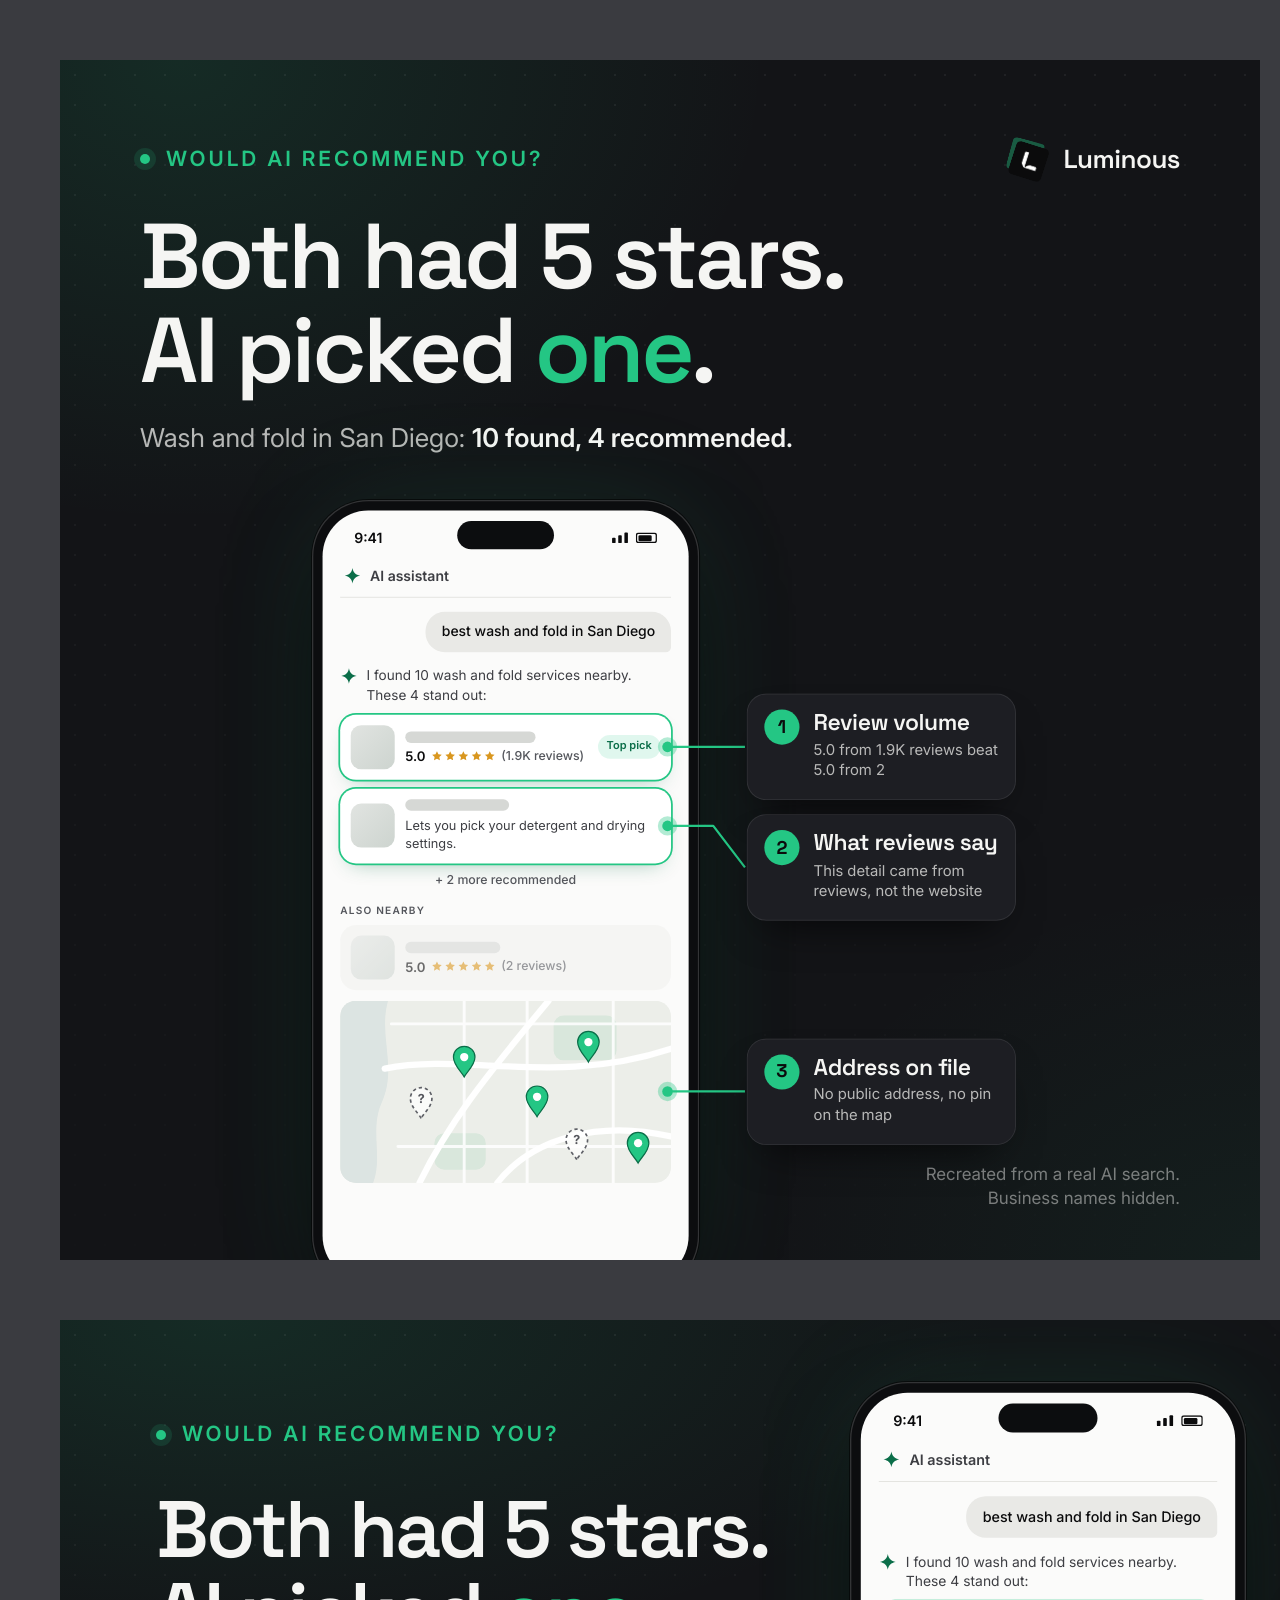
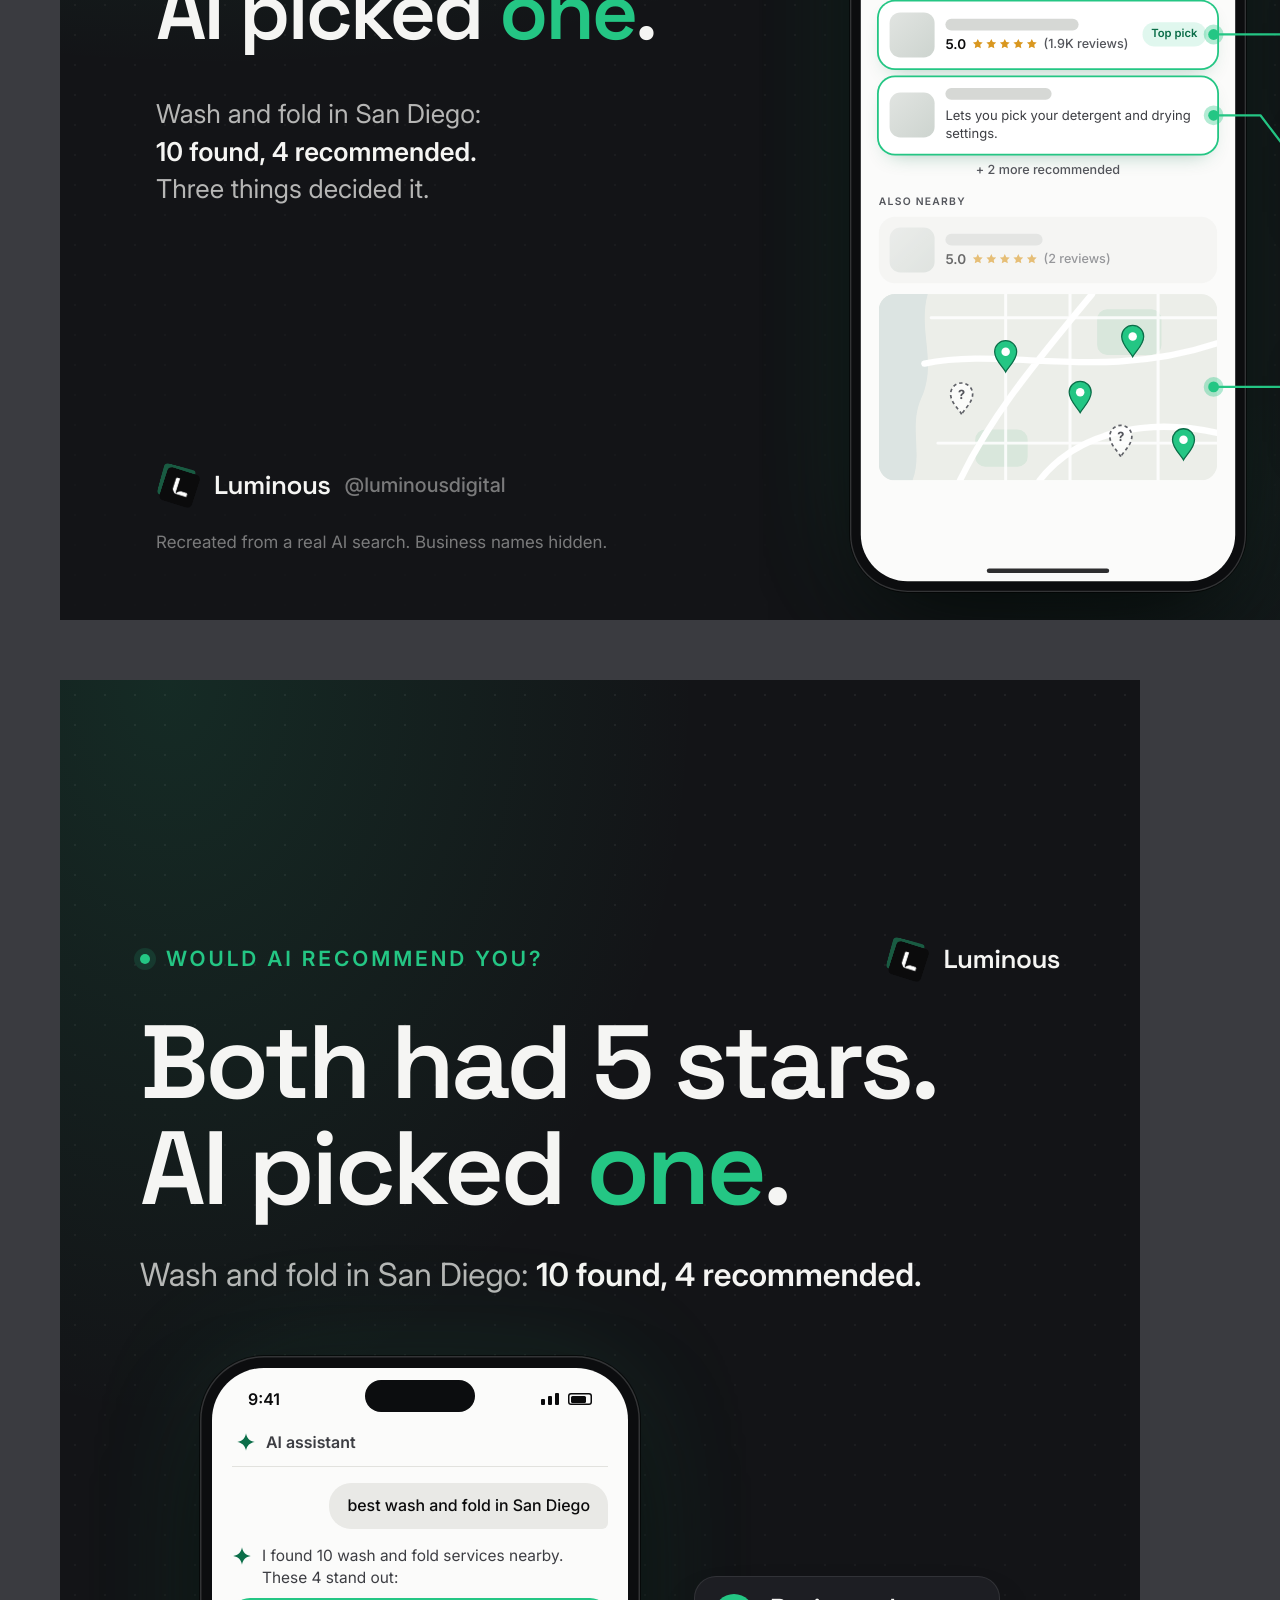
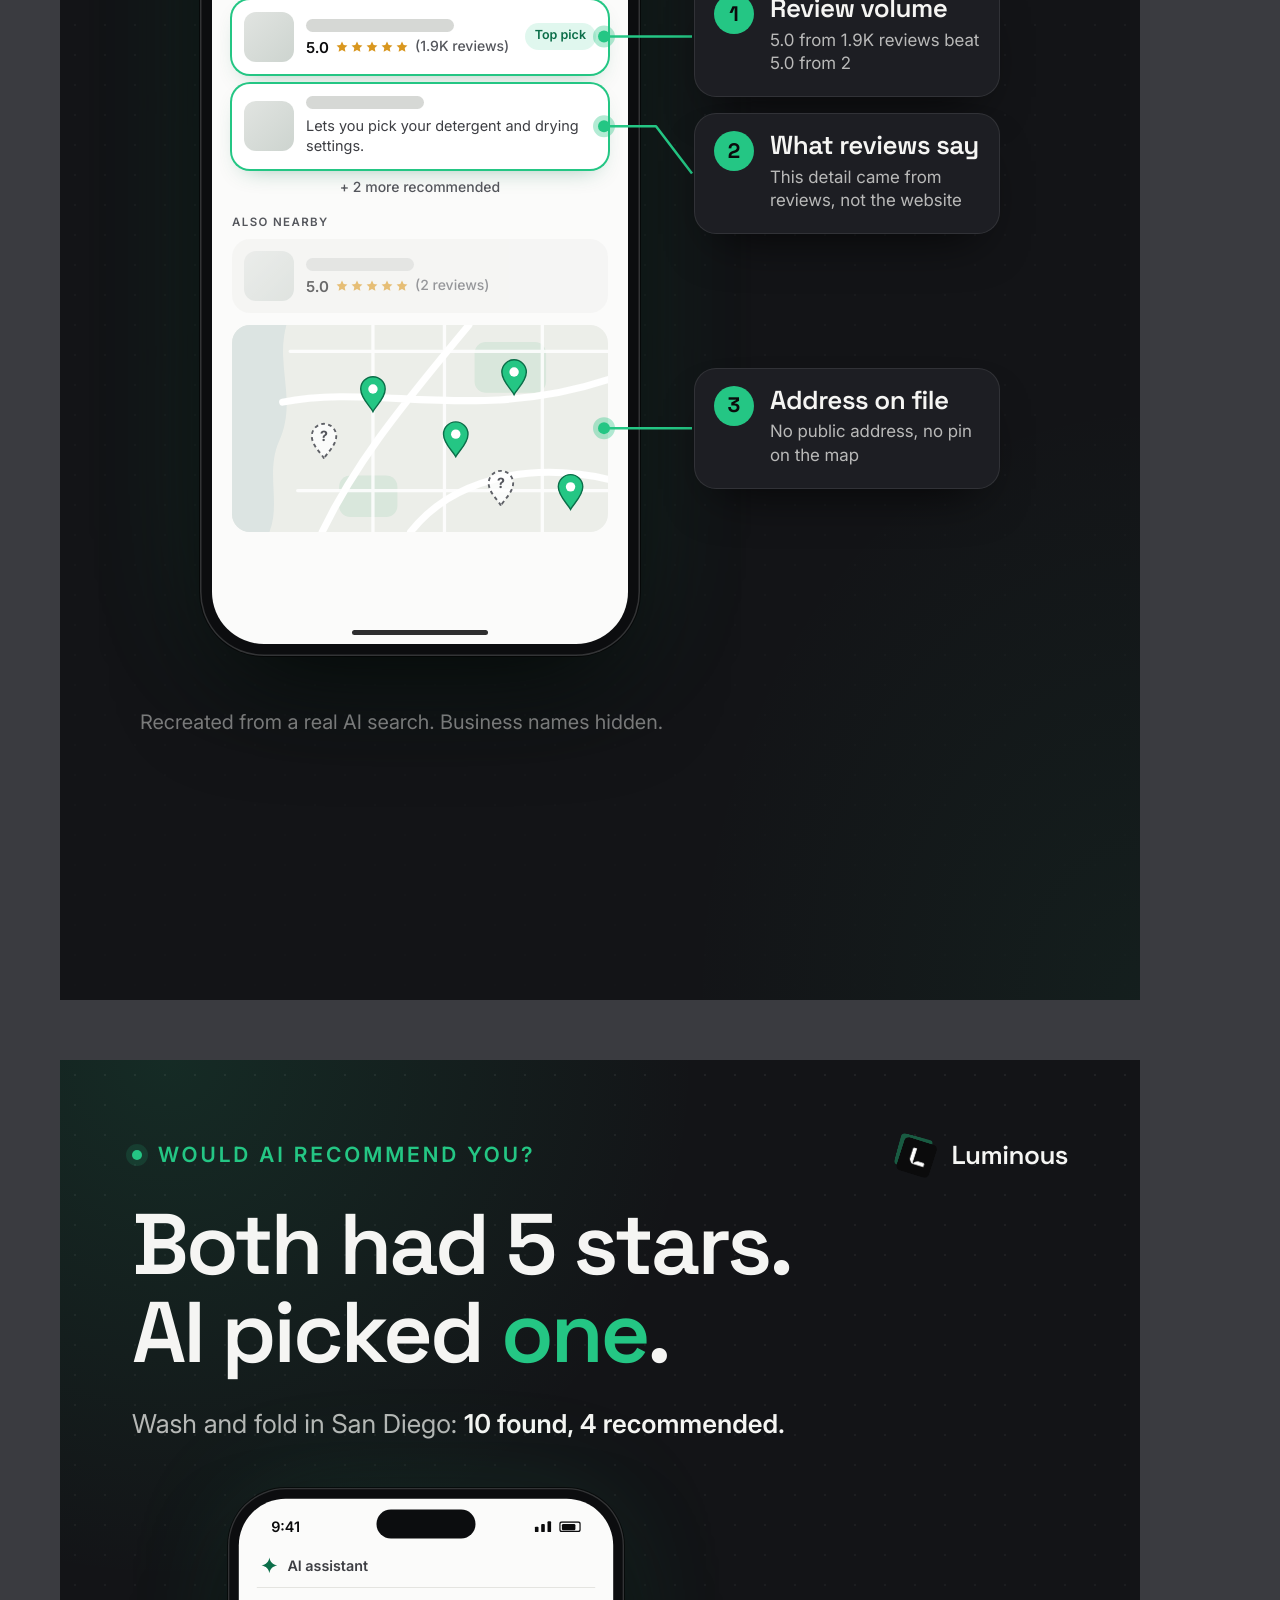
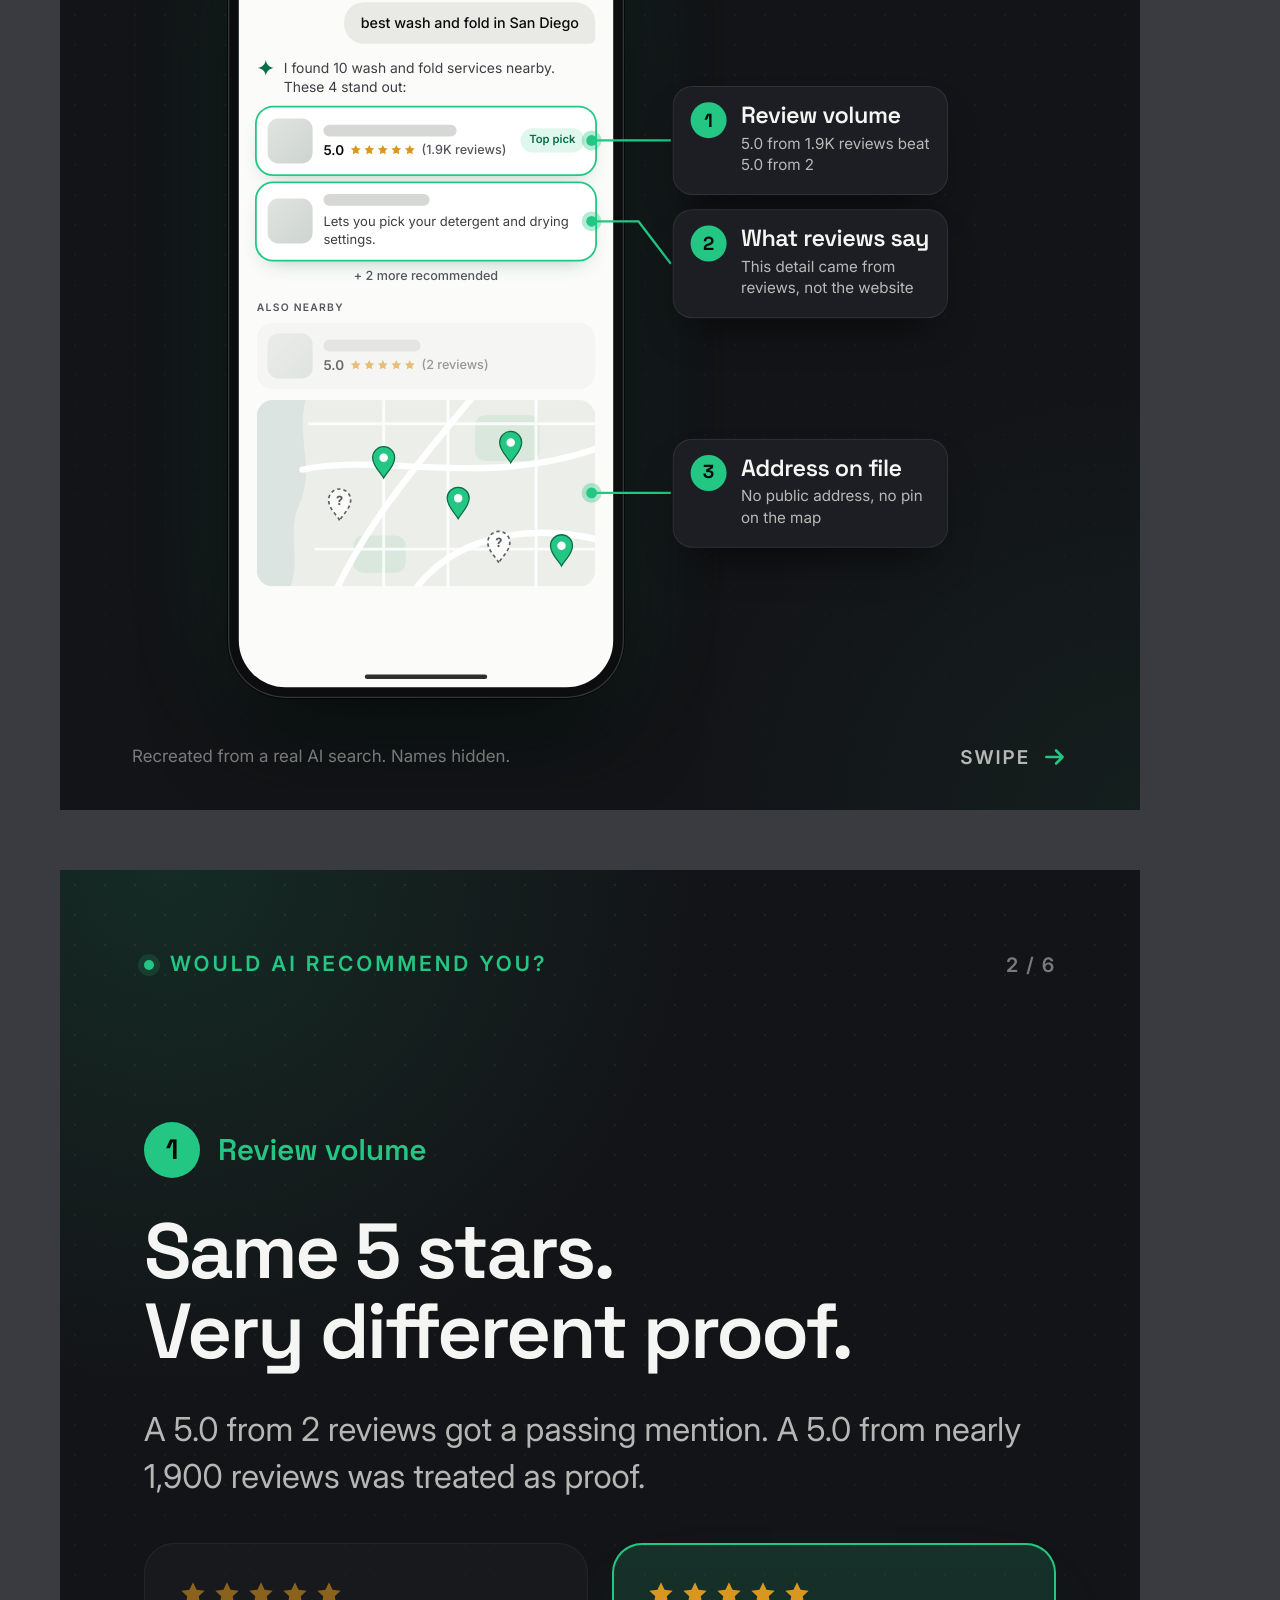
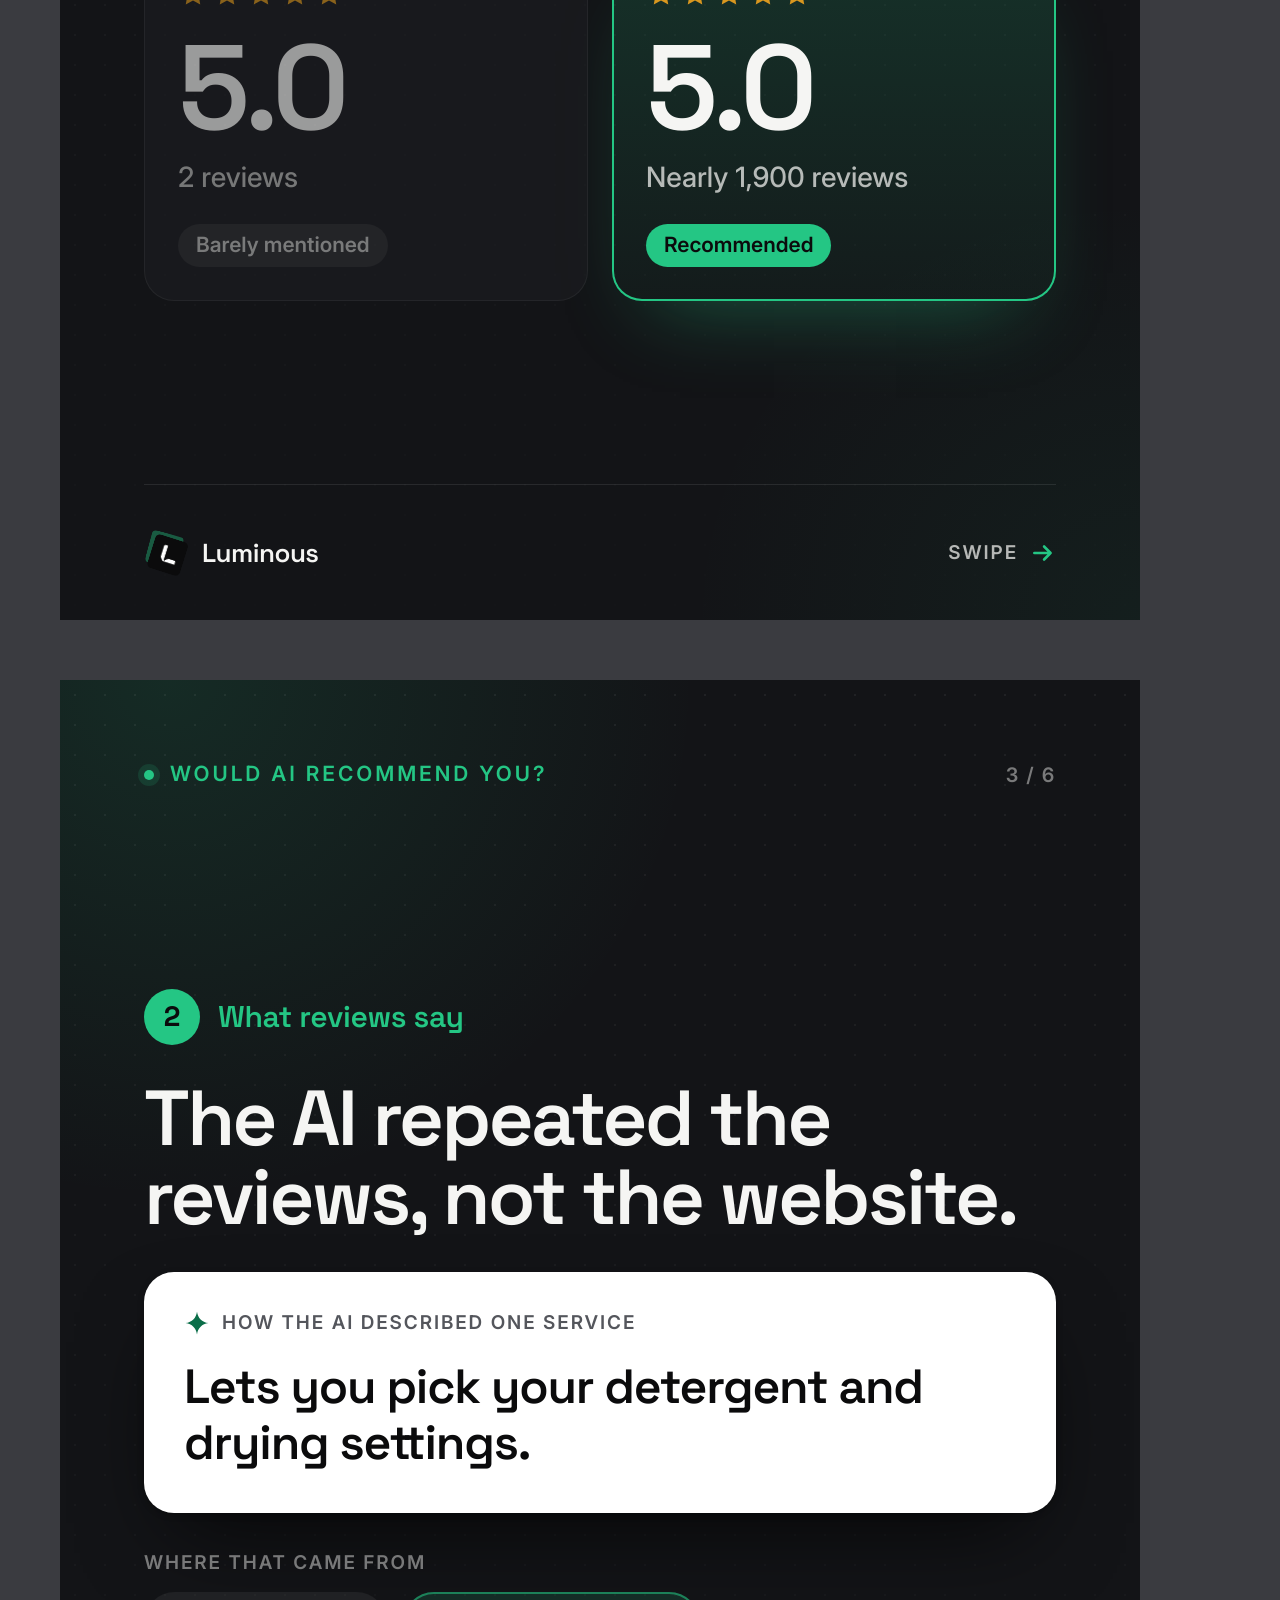
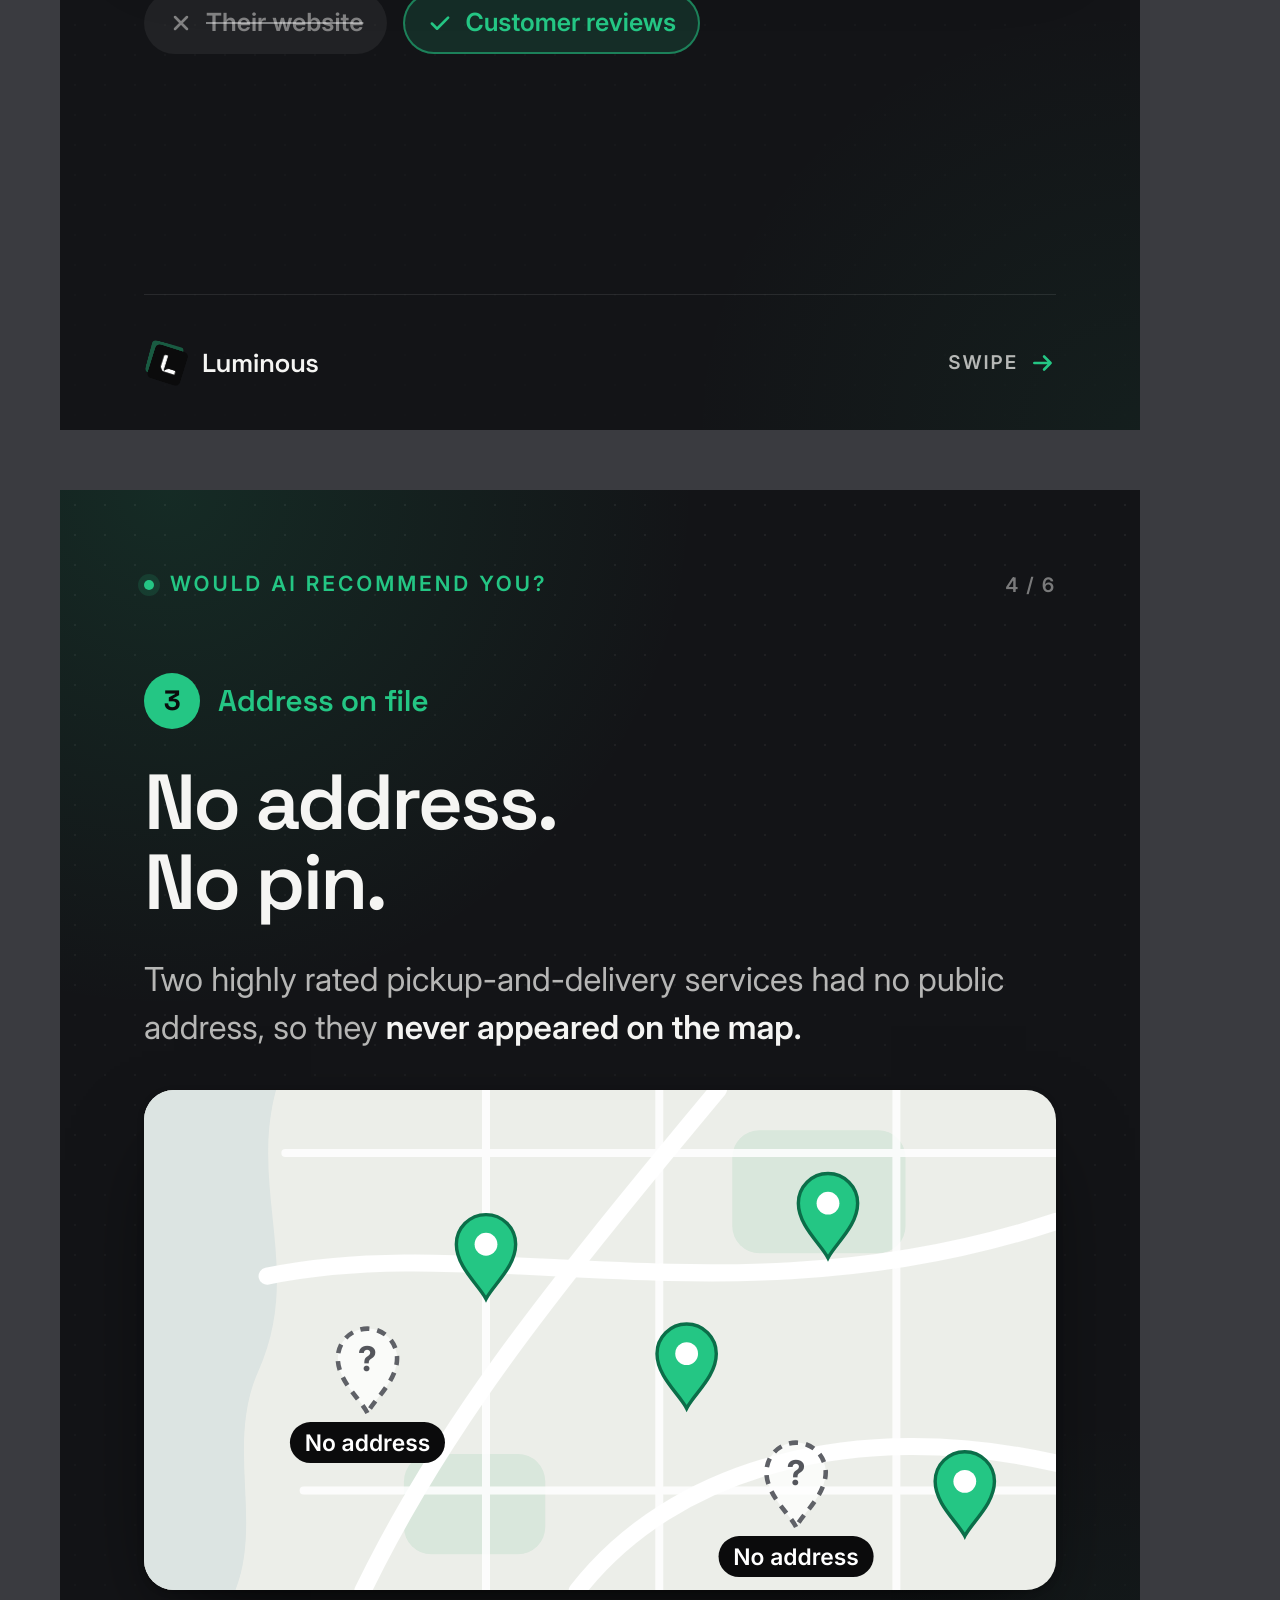
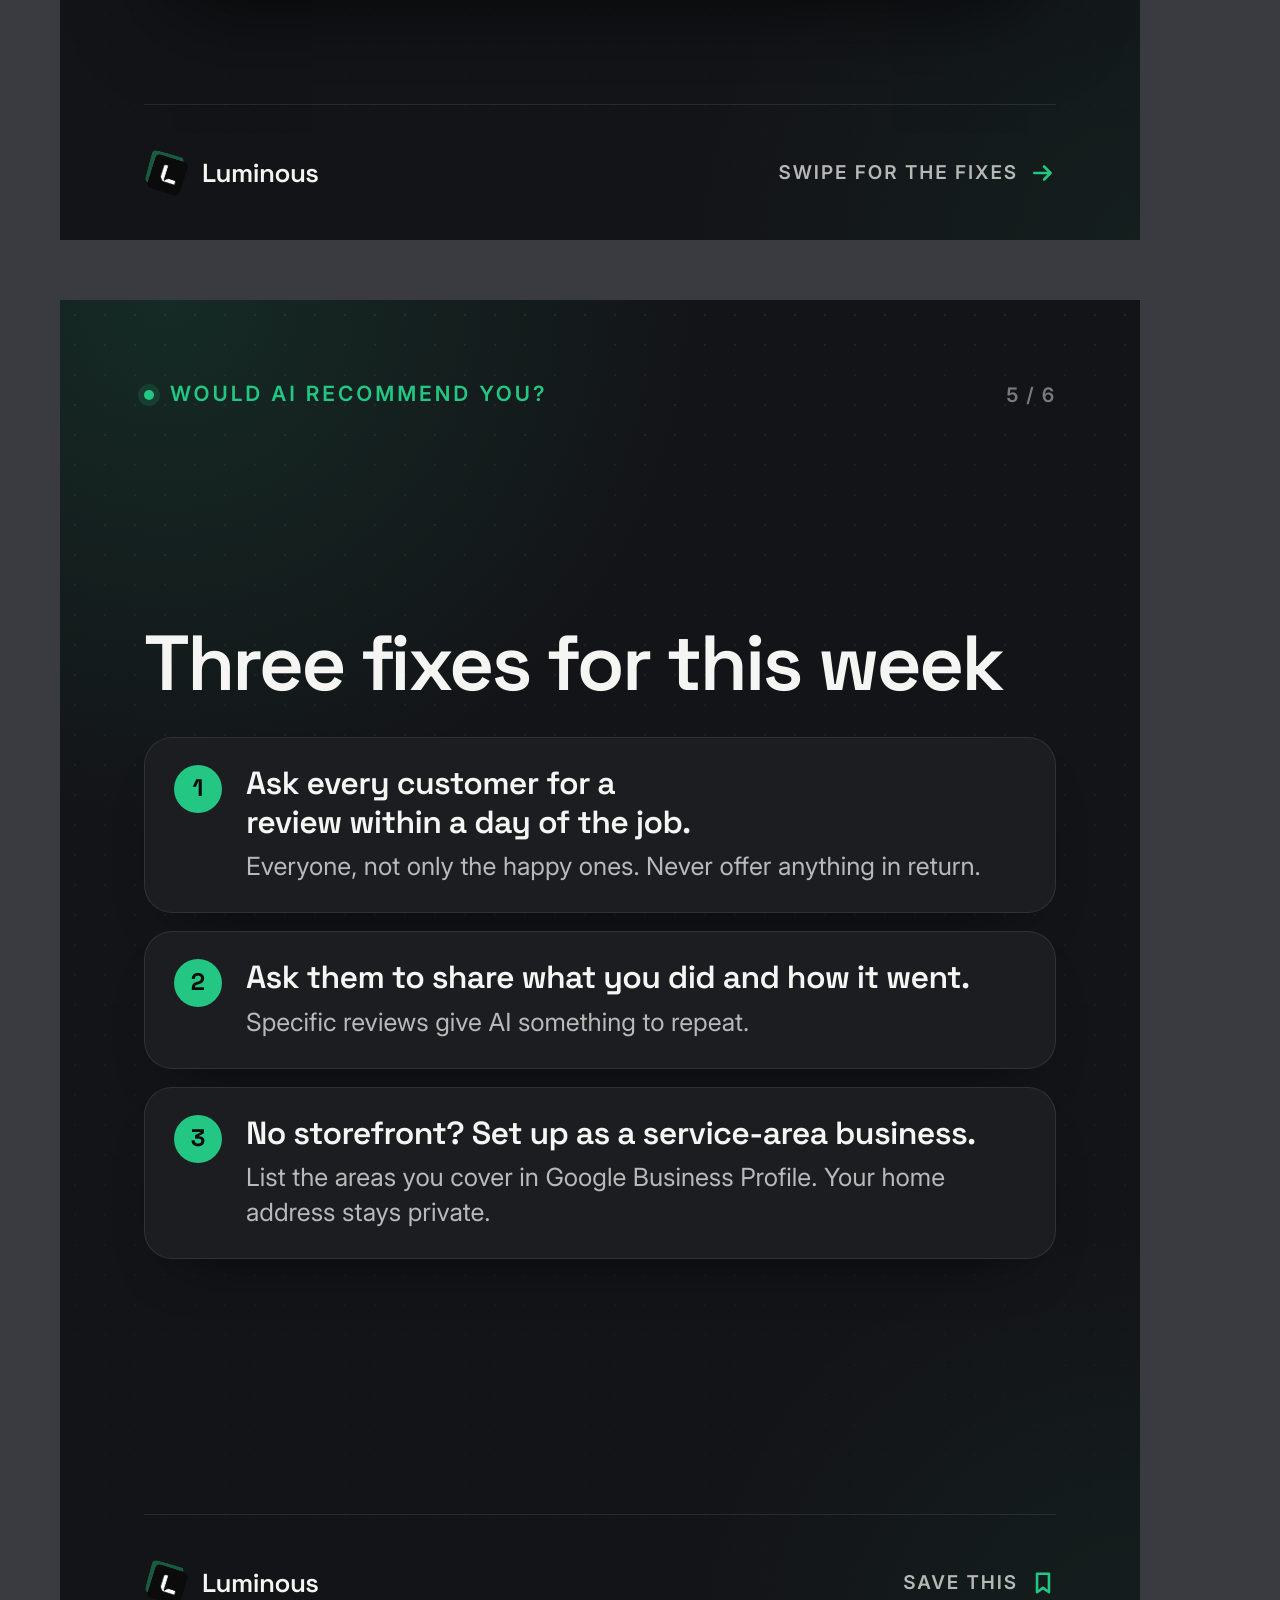
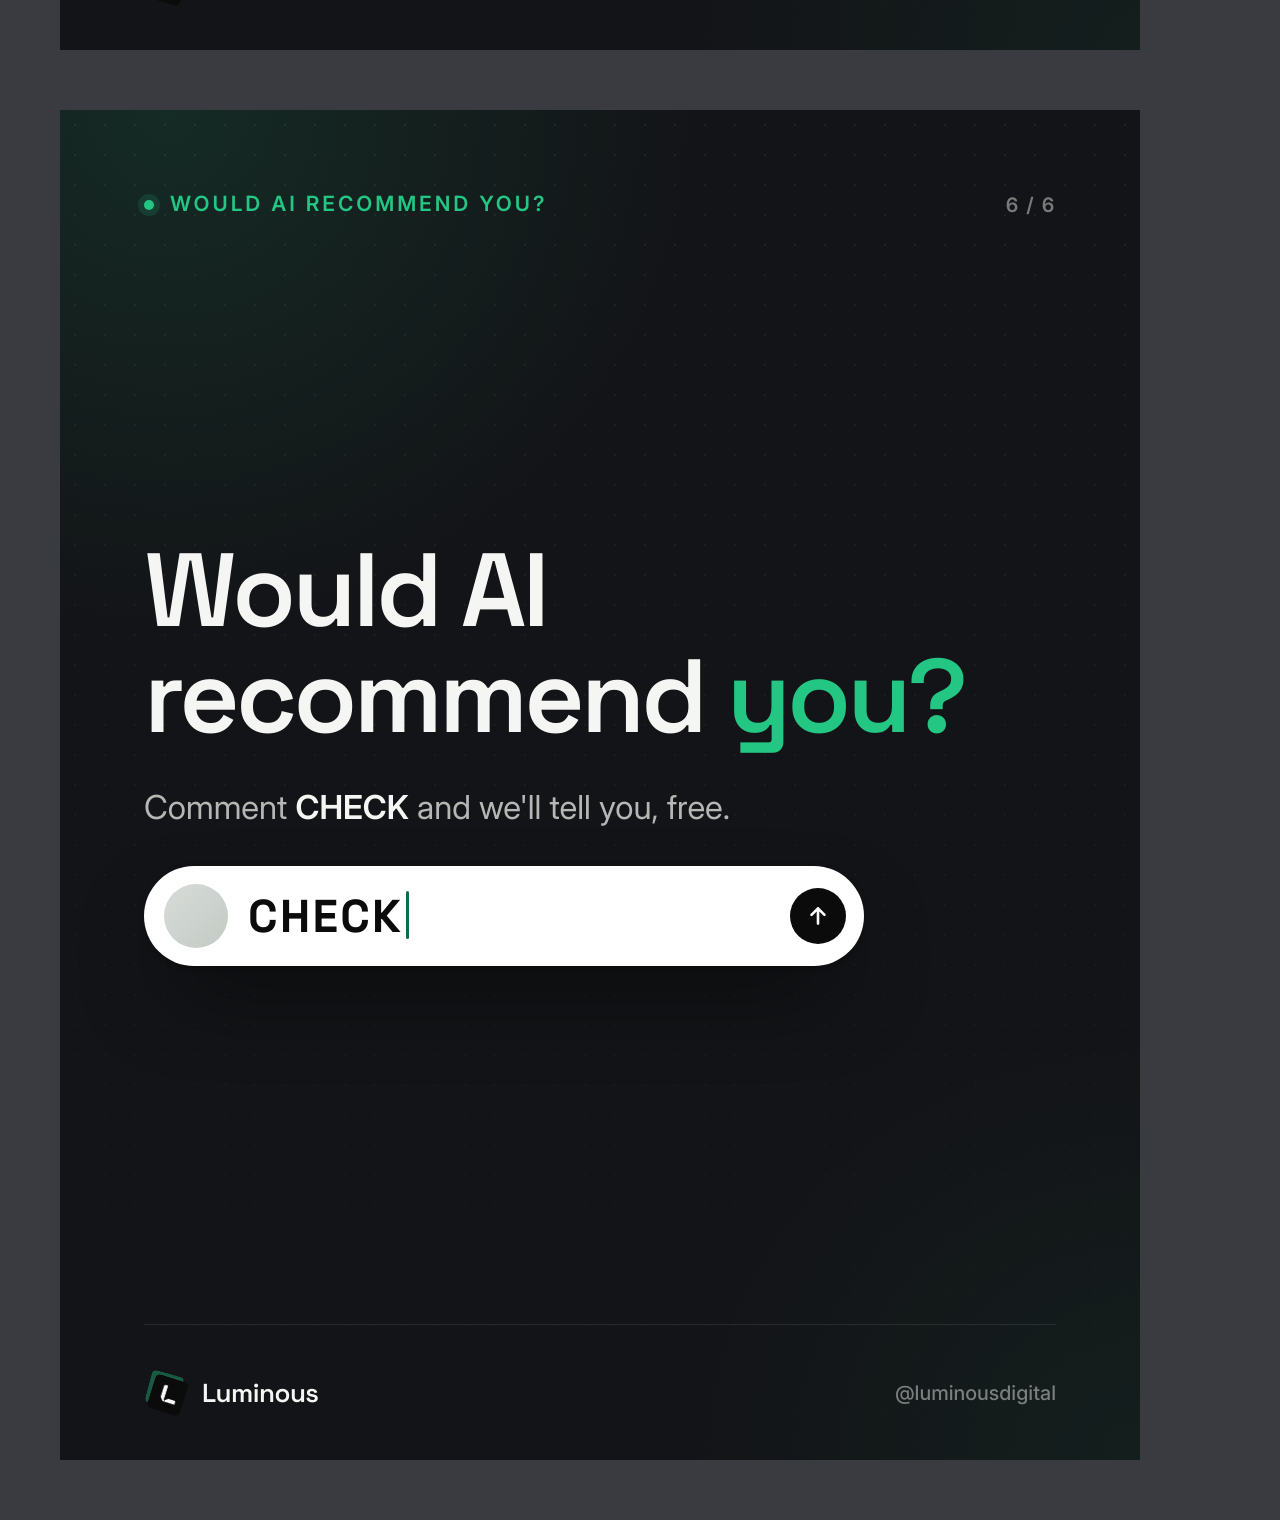
<file: images/2026-11-10-series1-laundry-experiment/index.html>
<!doctype html>
<html lang="en">
<head>
<meta charset="utf-8">
<title>Post 1.1 images: the laundry experiment</title>
<!-- Source for every PNG in this folder. Render from the repo root:
     /Users/sam/miniconda3/bin/python images/_templates/render.py images/2026-11-10-series1-laundry-experiment/index.html -->
<link rel="stylesheet" href="../_templates/luminous-social.css">
<style>
  /* Absolute layout per frame */
  .top { position: absolute; display: flex; align-items: center; justify-content: space-between; }
  .frame > .headline, .frame > .sub, .frame > .note, .frame > .kicker, .frame > .brand, .frame > .slide__hint { position: absolute; }

  /* Square: LinkedIn + Facebook */
  .sq .top { left: 80px; right: 80px; top: 76px; }
  .sq .headline { left: 80px; top: 150px; font-size: 92px; }
  .sq .sub { left: 80px; top: 360px; }
  .sq .ann-slot { left: 252px; top: 440px; --k: .88; }
  .sq .note { right: 80px; bottom: 48px; text-align: right; }

  /* X */
  .xx .kicker { left: 96px; top: 104px; }
  .xx .headline { left: 96px; top: 170px; font-size: 80px; }
  .xx .sub { left: 96px; top: 376px; width: 600px; }
  .xx .ann-slot { left: 790px; top: 62px; --k: .9; }
  .xx .brand { left: 96px; bottom: 112px; }
  .xx .note { left: 96px; bottom: 64px; }

  /* Instagram slide 1 */
  .ig1 .top { left: 72px; right: 72px; top: 72px; }
  .ig1 .headline { left: 72px; top: 142px; font-size: 86px; }
  .ig1 .sub { left: 72px; top: 346px; }
  .ig1 .ann-slot { left: 168px; top: 428px; --k: .9; }
  .ig1 .note { left: 72px; bottom: 40px; }
  .ig1 .slide__hint { right: 72px; bottom: 40px; }

  /* TikTok cover: key content kept inside the 3:4 grid crop (y 240 to 1680) */
  .tt .top { left: 80px; right: 80px; top: 256px; }
  .tt .headline { left: 80px; top: 330px; font-size: 104px; }
  .tt .sub { left: 80px; top: 572px; font-size: 32px; }
  .tt .ann-slot { left: 140px; top: 676px; --k: 1; }
  .tt .note { left: 80px; top: 1628px; font-size: 20px; }

  /* Slide 2: rating comparison */
  .compare { display: grid; grid-template-columns: 1fr 1fr; gap: 24px; margin-top: 8px; }
  .rate { padding: 36px 34px 34px; border-radius: 30px; background: var(--surface); box-shadow: inset 0 0 0 1px var(--hair); }
  .rate--dim { opacity: .6; }
  .rate--win {
    background: linear-gradient(180deg, rgba(36, 198, 132, .17), rgba(36, 198, 132, .04));
    box-shadow: inset 0 0 0 2px var(--accent), 0 40px 80px -40px rgba(36, 198, 132, .4);
  }
  .rate .stars { font-size: 30px; gap: 4px; }
  .rate__big { margin-top: 20px; font: 600 120px/1 var(--heading); letter-spacing: -.045em; }
  .rate__n { margin-top: 10px; font: 500 28px/1.3 var(--font); color: var(--text-2); }
  .rate__tag { display: inline-flex; margin-top: 28px; padding: 11px 18px; border-radius: 999px; background: rgba(255, 255, 255, .08); color: var(--text-2); font: 600 21px/1 var(--font); }
  .rate--win .rate__tag { background: var(--accent); color: var(--ink); }

  /* Slide 3: where the description came from */
  .said { padding: 38px 40px 42px; border-radius: 30px; background: var(--paper); color: var(--ink); box-shadow: var(--sh-float); }
  .said__head { display: flex; align-items: center; gap: 12px; font: 600 19px/1 var(--font); letter-spacing: .1em; text-transform: uppercase; color: var(--ink-3); }
  .said__head .ico { font-size: 26px; color: var(--accent-ink); }
  .said__line { margin: 24px 0 0; font: 600 48px/1.16 var(--heading); letter-spacing: -.025em; }
  .src-label { margin: 6px 0 -14px; font: 600 19px/1 var(--font); letter-spacing: .1em; text-transform: uppercase; color: var(--text-3); }
  .src-row { display: flex; gap: 16px; }
  .src { display: flex; align-items: center; gap: 12px; padding: 18px 24px; border-radius: 999px; font: 600 25px/1 var(--font); }
  .src .ico { font-size: 26px; }
  .src--no { background: rgba(255, 255, 255, .06); color: var(--text-3); }
  .src--no span { text-decoration: line-through; text-decoration-thickness: 2px; }
  .src--yes { background: var(--accent-dim); color: var(--accent); box-shadow: inset 0 0 0 2px rgba(36, 198, 132, .55); }

  /* Map (phone and slide 4 share one template) */
  .mapbox text { font-family: var(--font); }
  .mapbox--phone .ghost-label { display: none; }
  .mapbox--big { height: 500px; margin: 4px 0 0; border-radius: 30px; box-shadow: var(--sh-float); }

  /* Slide 6: comment composer */
  .composer { display: flex; align-items: center; gap: 20px; max-width: 720px; padding: 18px 18px 18px 20px; border-radius: 999px; background: var(--paper); color: var(--ink); box-shadow: var(--sh-float); }
  .avatar { flex: none; width: 64px; height: 64px; border-radius: 50%; background: linear-gradient(135deg, #d8dcd8, #c2cac4); }
  .composer__field { flex: 1; font: 700 46px/1 var(--heading); letter-spacing: .05em; }
  .cta-title { font-size: 104px; }
</style>
</head>
<body>

<!-- Icon sprite -->
<svg width="0" height="0" style="position:absolute" aria-hidden="true">
  <symbol id="i-star" viewBox="0 0 24 24"><path d="M12 2.6l2.85 5.9 6.5.85-4.75 4.5 1.2 6.45L12 17.2l-5.8 3.1 1.2-6.45L2.65 9.35l6.5-.85z"/></symbol>
  <symbol id="i-spark" viewBox="0 0 24 24"><path d="M12 1.5c.85 5.9 4.6 9.65 10.5 10.5-5.9.85-9.65 4.6-10.5 10.5C11.15 16.6 7.4 12.85 1.5 12 7.4 11.15 11.15 7.4 12 1.5z"/></symbol>
  <symbol id="i-check" viewBox="0 0 24 24"><path d="M4.5 12.5l4.8 4.8L19.5 7"/></symbol>
  <symbol id="i-x" viewBox="0 0 24 24"><path d="M6.5 6.5l11 11M17.5 6.5l-11 11"/></symbol>
  <symbol id="i-arrow" viewBox="0 0 24 24"><path d="M4 12h15M13 6l6 6-6 6"/></symbol>
  <symbol id="i-up" viewBox="0 0 24 24"><path d="M12 19V5M6 11l6-6 6 6"/></symbol>
  <symbol id="i-save" viewBox="0 0 24 24"><path d="M6.5 3.5h11v17l-5.5-4-5.5 4z"/></symbol>
</svg>

<!-- Map: four pinned businesses, two highly rated delivery services with no address -->
<template id="tpl-map">
  <svg viewBox="0 0 400 220" preserveAspectRatio="xMidYMid slice" aria-hidden="true">
    <rect width="400" height="220" fill="#eceee9"/>
    <path d="M0 0H58C46 44 70 80 50 124C36 156 52 190 40 220H0Z" fill="#dce4e2"/>
    <rect x="258" y="18" width="76" height="54" rx="12" fill="#d9e7dc"/>
    <rect x="114" y="160" width="62" height="44" rx="12" fill="#d9e7dc"/>
    <g fill="none" stroke="#fff" stroke-linecap="round">
      <path d="M62 28H400M70 176H400M150 0V220M330 0V220M226 0V220" stroke-width="3.5" opacity=".85"/>
      <path d="M54 82C150 62 262 104 400 58M96 220C130 150 172 96 252 0M190 220C232 166 312 144 400 164" stroke-width="7.5"/>
    </g>
    <g fill="#24c684" stroke="#0b6e49" stroke-width="1.5">
      <path d="M150 92c-3-6-13-14-13-24a13 13 0 1 1 26 0c0 10-10 18-13 24z"/>
      <path d="M238 140c-3-6-13-14-13-24a13 13 0 1 1 26 0c0 10-10 18-13 24z"/>
      <path d="M300 74c-3-6-13-14-13-24a13 13 0 1 1 26 0c0 10-10 18-13 24z"/>
      <path d="M360 196c-3-6-13-14-13-24a13 13 0 1 1 26 0c0 10-10 18-13 24z"/>
    </g>
    <g fill="#fff">
      <circle cx="150" cy="68" r="5"/><circle cx="238" cy="116" r="5"/><circle cx="300" cy="50" r="5"/><circle cx="360" cy="172" r="5"/>
    </g>
    <g fill="rgba(255,255,255,.75)" stroke="#5f6167" stroke-width="2" stroke-dasharray="4 3.5">
      <path d="M98 142c-3-6-13-14-13-24a13 13 0 1 1 26 0c0 10-10 18-13 24z"/>
      <path d="M286 192c-3-6-13-14-13-24a13 13 0 1 1 26 0c0 10-10 18-13 24z"/>
    </g>
    <g fill="#54565c" font-size="15" font-weight="700" text-anchor="middle">
      <text x="98" y="123.5">?</text><text x="286" y="173.5">?</text>
    </g>
    <g class="ghost-label" font-size="10" font-weight="600" text-anchor="middle">
      <rect x="64" y="146" width="68" height="18" rx="9" fill="#0b0b0c"/>
      <text x="98" y="158.5" fill="#fff">No address</text>
      <rect x="252" y="196" width="68" height="18" rx="9" fill="#0b0b0c"/>
      <text x="286" y="208.5" fill="#fff">No address</text>
    </g>
  </svg>
</template>

<!-- Annotated AI answer. Recreated from the real search; names hidden. -->
<template id="tpl-ann">
  <div class="ann">
    <div class="phone">
      <div class="screen">
        <div class="island"></div>
        <div class="sb"><span>9:41</span><span class="sb__icons"><i></i><i></i><i></i><b></b></span></div>
        <div class="app"><svg class="ico ico--fill"><use href="#i-spark"/></svg>AI assistant</div>
        <div class="bubble">best wash and fold in San Diego</div>
        <div class="reply"><svg class="ico ico--fill"><use href="#i-spark"/></svg><p>I found 10 wash and fold services nearby. These 4 stand out:</p></div>
        <div class="res res--hl" data-anchor="volume">
          <div class="res__thumb"></div>
          <div class="res__main">
            <div class="redact" style="width:148px"></div>
            <div class="res__meta">5.0
              <span class="stars"><svg class="ico ico--fill"><use href="#i-star"/></svg><svg class="ico ico--fill"><use href="#i-star"/></svg><svg class="ico ico--fill"><use href="#i-star"/></svg><svg class="ico ico--fill"><use href="#i-star"/></svg><svg class="ico ico--fill"><use href="#i-star"/></svg></span>
              <small>(1.9K reviews)</small></div>
          </div>
          <span class="chip">Top pick</span>
        </div>
        <div class="res res--hl" data-anchor="content">
          <div class="res__thumb"></div>
          <div class="res__main">
            <div class="redact" style="width:118px"></div>
            <p class="res__desc">Lets you pick your detergent and drying settings.</p>
          </div>
        </div>
        <div class="res res--more">+ 2 more recommended</div>
        <span class="screen__label">Also nearby</span>
        <div class="res res--dim">
          <div class="res__thumb"></div>
          <div class="res__main">
            <div class="redact" style="width:108px"></div>
            <div class="res__meta">5.0
              <span class="stars"><svg class="ico ico--fill"><use href="#i-star"/></svg><svg class="ico ico--fill"><use href="#i-star"/></svg><svg class="ico ico--fill"><use href="#i-star"/></svg><svg class="ico ico--fill"><use href="#i-star"/></svg><svg class="ico ico--fill"><use href="#i-star"/></svg></span>
              <small>(2 reviews)</small></div>
          </div>
        </div>
        <div class="mapbox mapbox--phone" data-anchor="map" data-use="tpl-map"></div>
      </div>
    </div>
    <svg class="leaders" aria-hidden="true"></svg>
    <div class="callout" data-for="volume"><span class="num">1</span><div><b>Review volume</b><p>5.0 from 1.9K reviews beat 5.0 from 2</p></div></div>
    <div class="callout" data-for="content"><span class="num">2</span><div><b>What reviews say</b><p>This detail came from reviews, not the website</p></div></div>
    <div class="callout" data-for="map"><span class="num">3</span><div><b>Address on file</b><p>No public address, no pin on the map</p></div></div>
  </div>
</template>

<!-- ── LinkedIn + Facebook, 1200 x 1200 ─────────────────────────────── -->
<section class="frame frame--square sq" data-out="linkedin-facebook-1200x1200">
  <div class="top">
    <span class="kicker">Would AI recommend you?</span>
    <div class="brand"><img src="../_templates/luminous-logo.svg" alt=""><span class="brand__word">Luminous</span></div>
  </div>
  <h1 class="headline">Both had 5 stars.<br>AI picked <em>one</em>.</h1>
  <p class="sub">Wash and fold in San Diego: <strong>10 found, 4 recommended.</strong></p>
  <div class="ann-slot" data-use="tpl-ann"></div>
  <p class="note">Recreated from a real AI search.<br>Business names hidden.</p>
</section>

<!-- ── X, 1600 x 900 ────────────────────────────────────────────────── -->
<section class="frame frame--x xx" data-out="x-1600x900">
  <span class="kicker">Would AI recommend you?</span>
  <h1 class="headline">Both had 5 stars.<br>AI picked <em>one</em>.</h1>
  <p class="sub">Wash and fold in San Diego:<br><strong>10 found, 4 recommended.</strong><br>Three things decided it.</p>
  <div class="brand"><img src="../_templates/luminous-logo.svg" alt=""><span class="brand__word">Luminous</span><span class="brand__handle">@luminousdigital</span></div>
  <p class="note">Recreated from a real AI search. Business names hidden.</p>
  <div class="ann-slot" data-use="tpl-ann"></div>
</section>

<!-- ── TikTok cover, 1080 x 1920 ────────────────────────────────────── -->
<section class="frame frame--tiktok tt" data-out="tiktok-cover-1080x1920">
  <div class="top">
    <span class="kicker">Would AI recommend you?</span>
    <div class="brand"><img src="../_templates/luminous-logo.svg" alt=""><span class="brand__word">Luminous</span></div>
  </div>
  <h1 class="headline">Both had 5 stars.<br>AI picked <em>one</em>.</h1>
  <p class="sub">Wash and fold in San Diego: <strong>10 found, 4 recommended.</strong></p>
  <div class="ann-slot" data-use="tpl-ann"></div>
  <p class="note">Recreated from a real AI search. Business names hidden.</p>
</section>

<!-- ── Instagram carousel, 1080 x 1350 each ─────────────────────────── -->
<section class="frame frame--ig ig1" data-out="instagram-slide-01-1080x1350">
  <div class="top">
    <span class="kicker">Would AI recommend you?</span>
    <div class="brand"><img src="../_templates/luminous-logo.svg" alt=""><span class="brand__word">Luminous</span></div>
  </div>
  <h1 class="headline">Both had 5 stars.<br>AI picked <em>one</em>.</h1>
  <p class="sub">Wash and fold in San Diego: <strong>10 found, 4 recommended.</strong></p>
  <div class="ann-slot" data-use="tpl-ann"></div>
  <p class="note">Recreated from a real AI search. Names hidden.</p>
  <span class="slide__hint">Swipe <svg class="ico ico--stroke"><use href="#i-arrow"/></svg></span>
</section>

<section class="frame frame--ig slide" data-out="instagram-slide-02-1080x1350">
  <header class="slide__top"><span class="kicker">Would AI recommend you?</span><span class="slide__count">2 / 6</span></header>
  <div class="slide__body">
    <div class="slide__eyebrow"><span class="num">1</span>Review volume</div>
    <h2 class="headline slide__title">Same 5 stars.<br>Very different proof.</h2>
    <p class="slide__text">A 5.0 from 2 reviews got a passing mention. A 5.0 from nearly 1,900 reviews was treated as proof.</p>
    <div class="compare">
      <div class="rate rate--dim">
        <span class="stars"><svg class="ico ico--fill"><use href="#i-star"/></svg><svg class="ico ico--fill"><use href="#i-star"/></svg><svg class="ico ico--fill"><use href="#i-star"/></svg><svg class="ico ico--fill"><use href="#i-star"/></svg><svg class="ico ico--fill"><use href="#i-star"/></svg></span>
        <div class="rate__big">5.0</div>
        <div class="rate__n">2 reviews</div>
        <span class="rate__tag">Barely mentioned</span>
      </div>
      <div class="rate rate--win">
        <span class="stars"><svg class="ico ico--fill"><use href="#i-star"/></svg><svg class="ico ico--fill"><use href="#i-star"/></svg><svg class="ico ico--fill"><use href="#i-star"/></svg><svg class="ico ico--fill"><use href="#i-star"/></svg><svg class="ico ico--fill"><use href="#i-star"/></svg></span>
        <div class="rate__big">5.0</div>
        <div class="rate__n">Nearly 1,900 reviews</div>
        <span class="rate__tag">Recommended</span>
      </div>
    </div>
  </div>
  <footer class="slide__foot">
    <div class="brand"><img src="../_templates/luminous-logo.svg" alt=""><span class="brand__word">Luminous</span></div>
    <span class="slide__hint">Swipe <svg class="ico ico--stroke"><use href="#i-arrow"/></svg></span>
  </footer>
</section>

<section class="frame frame--ig slide" data-out="instagram-slide-03-1080x1350">
  <header class="slide__top"><span class="kicker">Would AI recommend you?</span><span class="slide__count">3 / 6</span></header>
  <div class="slide__body">
    <div class="slide__eyebrow"><span class="num">2</span>What reviews say</div>
    <h2 class="headline slide__title">The AI repeated the reviews, not the website.</h2>
    <div class="said">
      <div class="said__head"><svg class="ico ico--fill"><use href="#i-spark"/></svg>How the AI described one service</div>
      <p class="said__line">Lets you pick your detergent and drying settings.</p>
    </div>
    <p class="src-label">Where that came from</p>
    <div class="src-row">
      <span class="src src--no"><svg class="ico ico--stroke"><use href="#i-x"/></svg><span>Their website</span></span>
      <span class="src src--yes"><svg class="ico ico--stroke"><use href="#i-check"/></svg>Customer reviews</span>
    </div>
  </div>
  <footer class="slide__foot">
    <div class="brand"><img src="../_templates/luminous-logo.svg" alt=""><span class="brand__word">Luminous</span></div>
    <span class="slide__hint">Swipe <svg class="ico ico--stroke"><use href="#i-arrow"/></svg></span>
  </footer>
</section>

<section class="frame frame--ig slide" data-out="instagram-slide-04-1080x1350">
  <header class="slide__top"><span class="kicker">Would AI recommend you?</span><span class="slide__count">4 / 6</span></header>
  <div class="slide__body">
    <div class="slide__eyebrow"><span class="num">3</span>Address on file</div>
    <h2 class="headline slide__title">No address.<br>No pin.</h2>
    <p class="slide__text">Two highly rated pickup-and-delivery services had no public address, so they <strong>never appeared on the map.</strong></p>
    <div class="mapbox mapbox--big" data-use="tpl-map"></div>
  </div>
  <footer class="slide__foot">
    <div class="brand"><img src="../_templates/luminous-logo.svg" alt=""><span class="brand__word">Luminous</span></div>
    <span class="slide__hint">Swipe for the fixes <svg class="ico ico--stroke"><use href="#i-arrow"/></svg></span>
  </footer>
</section>

<section class="frame frame--ig slide" data-out="instagram-slide-05-1080x1350">
  <header class="slide__top"><span class="kicker">Would AI recommend you?</span><span class="slide__count">5 / 6</span></header>
  <div class="slide__body">
    <h2 class="headline slide__title">Three fixes for this week</h2>
    <ul class="checklist">
      <li><span class="num">1</span><div><b>Ask every customer for a review within a day of the job.</b><p>Everyone, not only the happy ones. Never offer anything in return.</p></div></li>
      <li><span class="num">2</span><div><b>Ask them to share what you did and how it went.</b><p>Specific reviews give AI something to repeat.</p></div></li>
      <li><span class="num">3</span><div><b>No storefront? Set up as a service-area business.</b><p>List the areas you cover in Google Business Profile. Your home address stays private.</p></div></li>
    </ul>
  </div>
  <footer class="slide__foot">
    <div class="brand"><img src="../_templates/luminous-logo.svg" alt=""><span class="brand__word">Luminous</span></div>
    <span class="slide__hint">Save this <svg class="ico ico--stroke"><use href="#i-save"/></svg></span>
  </footer>
</section>

<section class="frame frame--ig slide" data-out="instagram-slide-06-1080x1350">
  <header class="slide__top"><span class="kicker">Would AI recommend you?</span><span class="slide__count">6 / 6</span></header>
  <div class="slide__body">
    <h2 class="headline slide__title cta-title">Would AI recommend <em>you?</em></h2>
    <p class="slide__text">Comment <strong>CHECK</strong> and we'll tell you, free.</p>
    <div class="composer">
      <span class="avatar"></span>
      <span class="composer__field">CHECK<span class="prompt__caret"></span></span>
      <span class="prompt__go"><svg class="ico ico--stroke"><use href="#i-up"/></svg></span>
    </div>
  </div>
  <footer class="slide__foot">
    <div class="brand"><img src="../_templates/luminous-logo.svg" alt=""><span class="brand__word">Luminous</span></div>
    <span class="brand__handle">@luminousdigital</span>
  </footer>
</section>

<script src="../_templates/frames.js"></script>
</body>
</html>
</file>
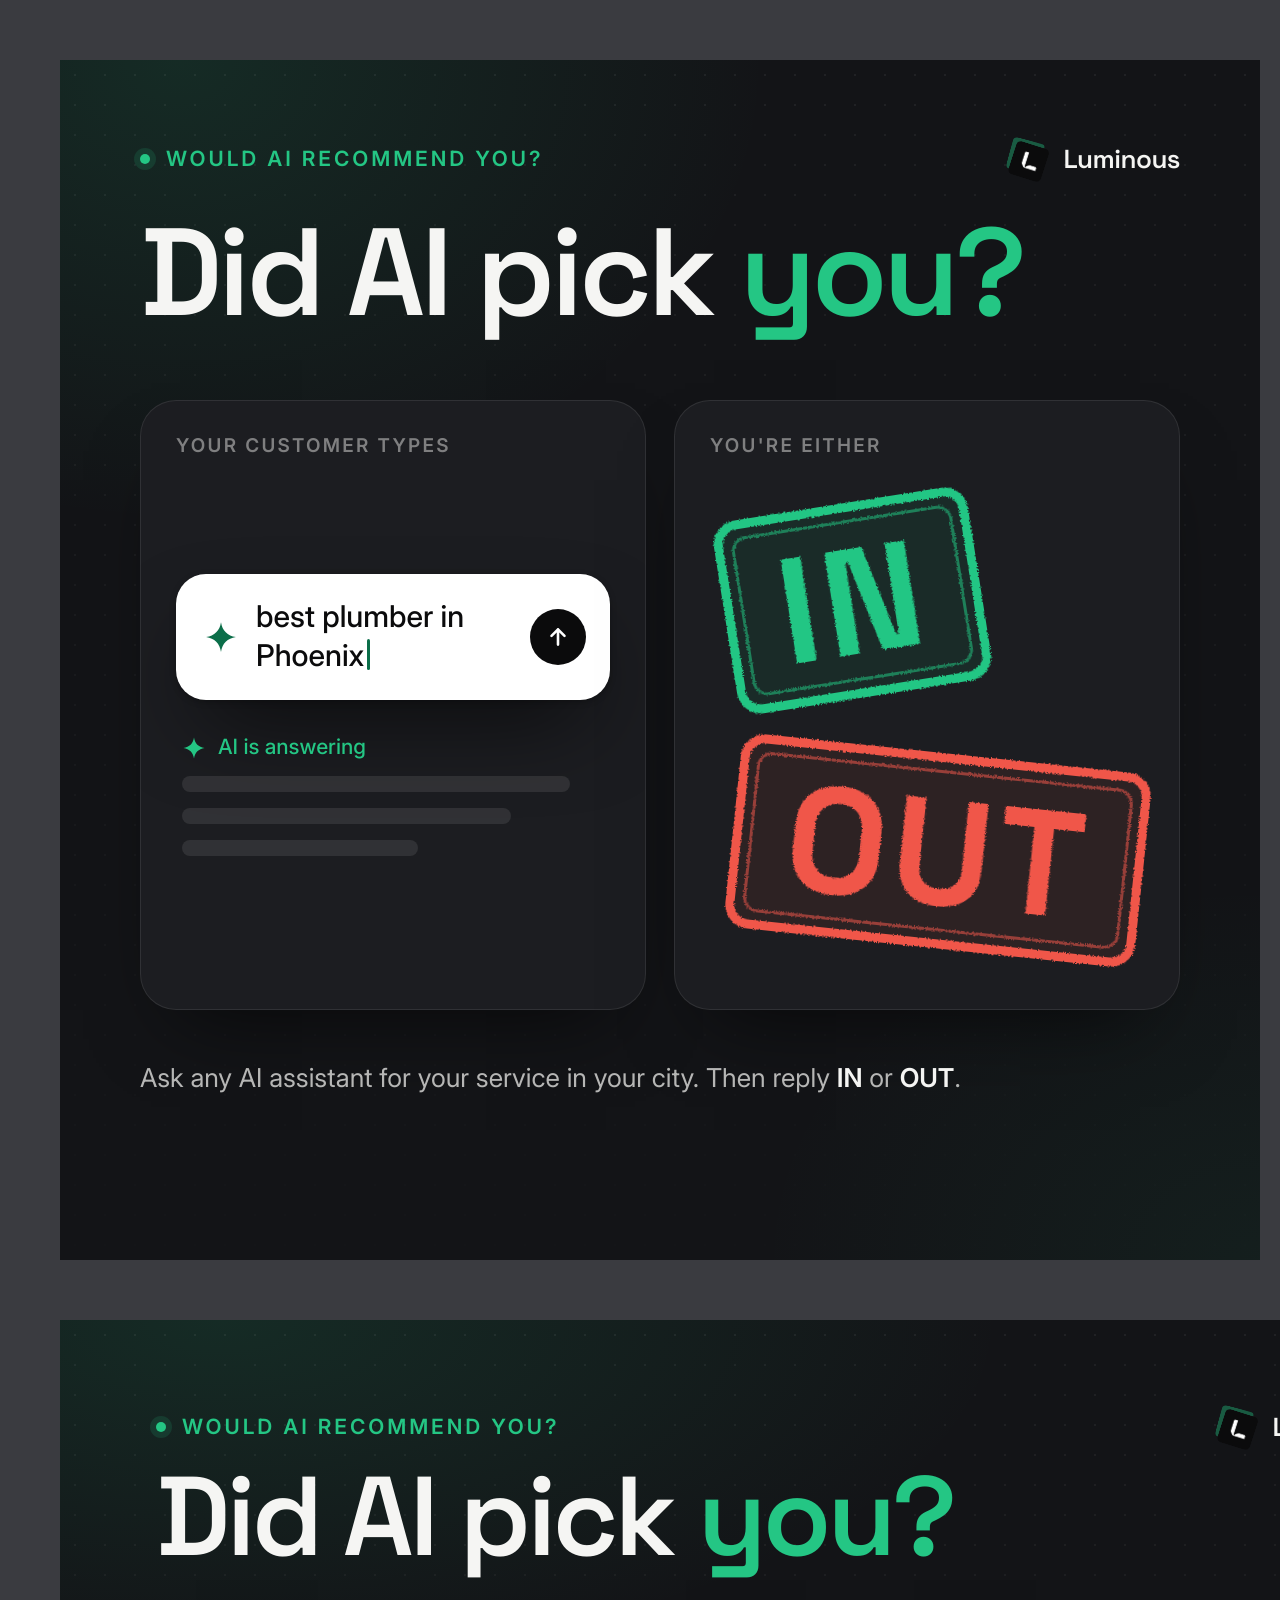
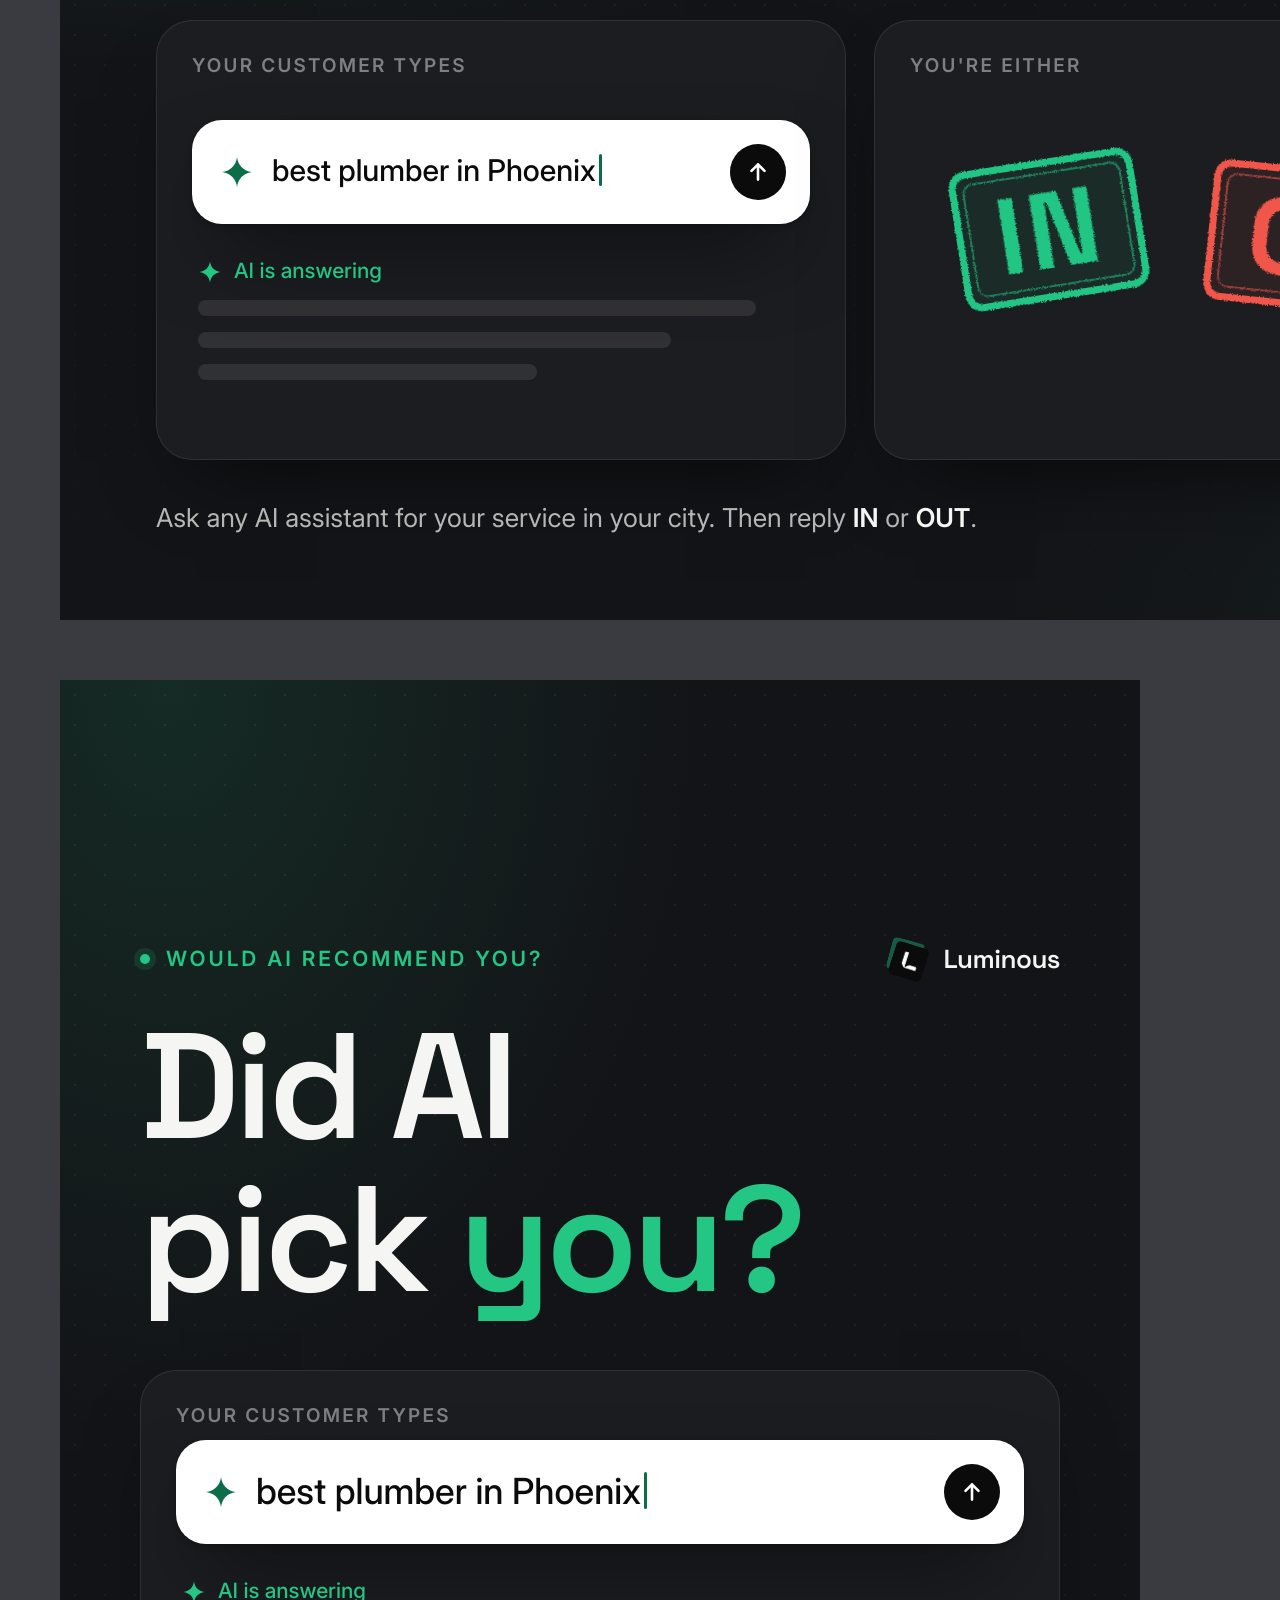
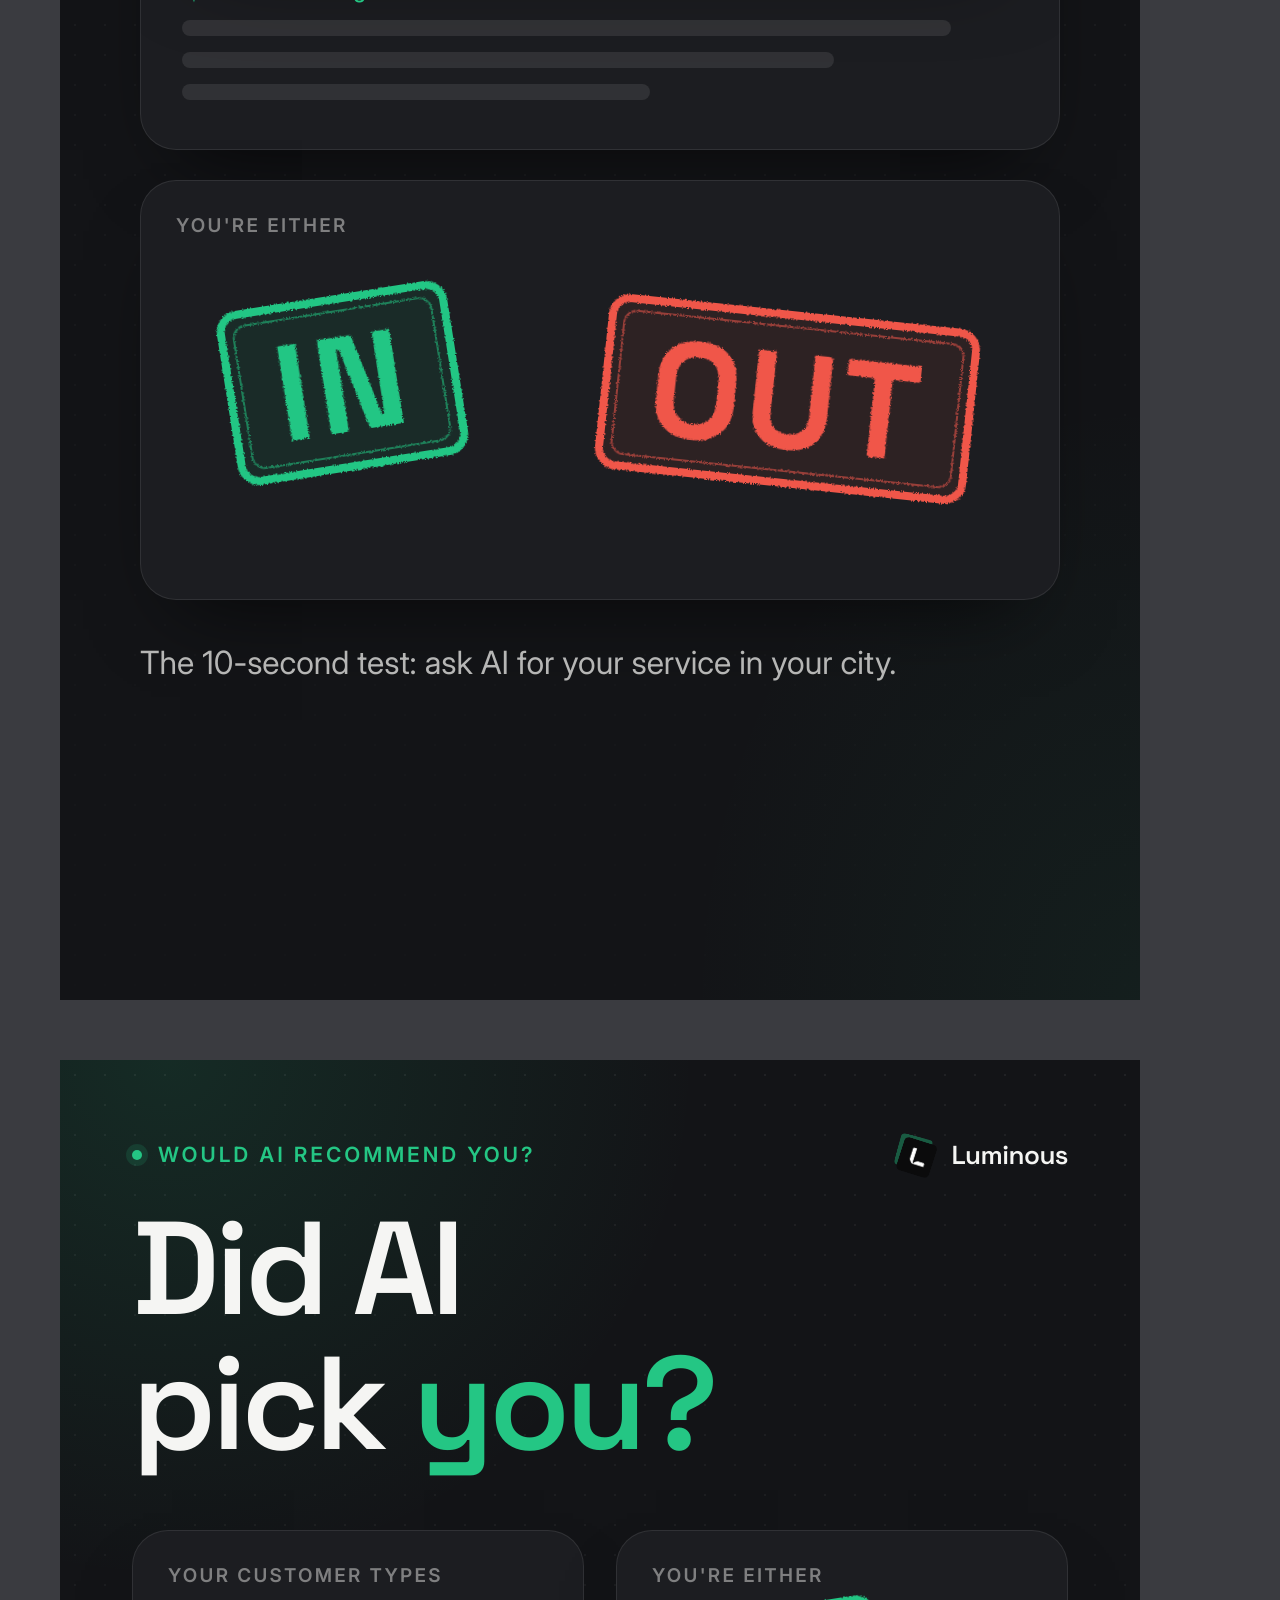
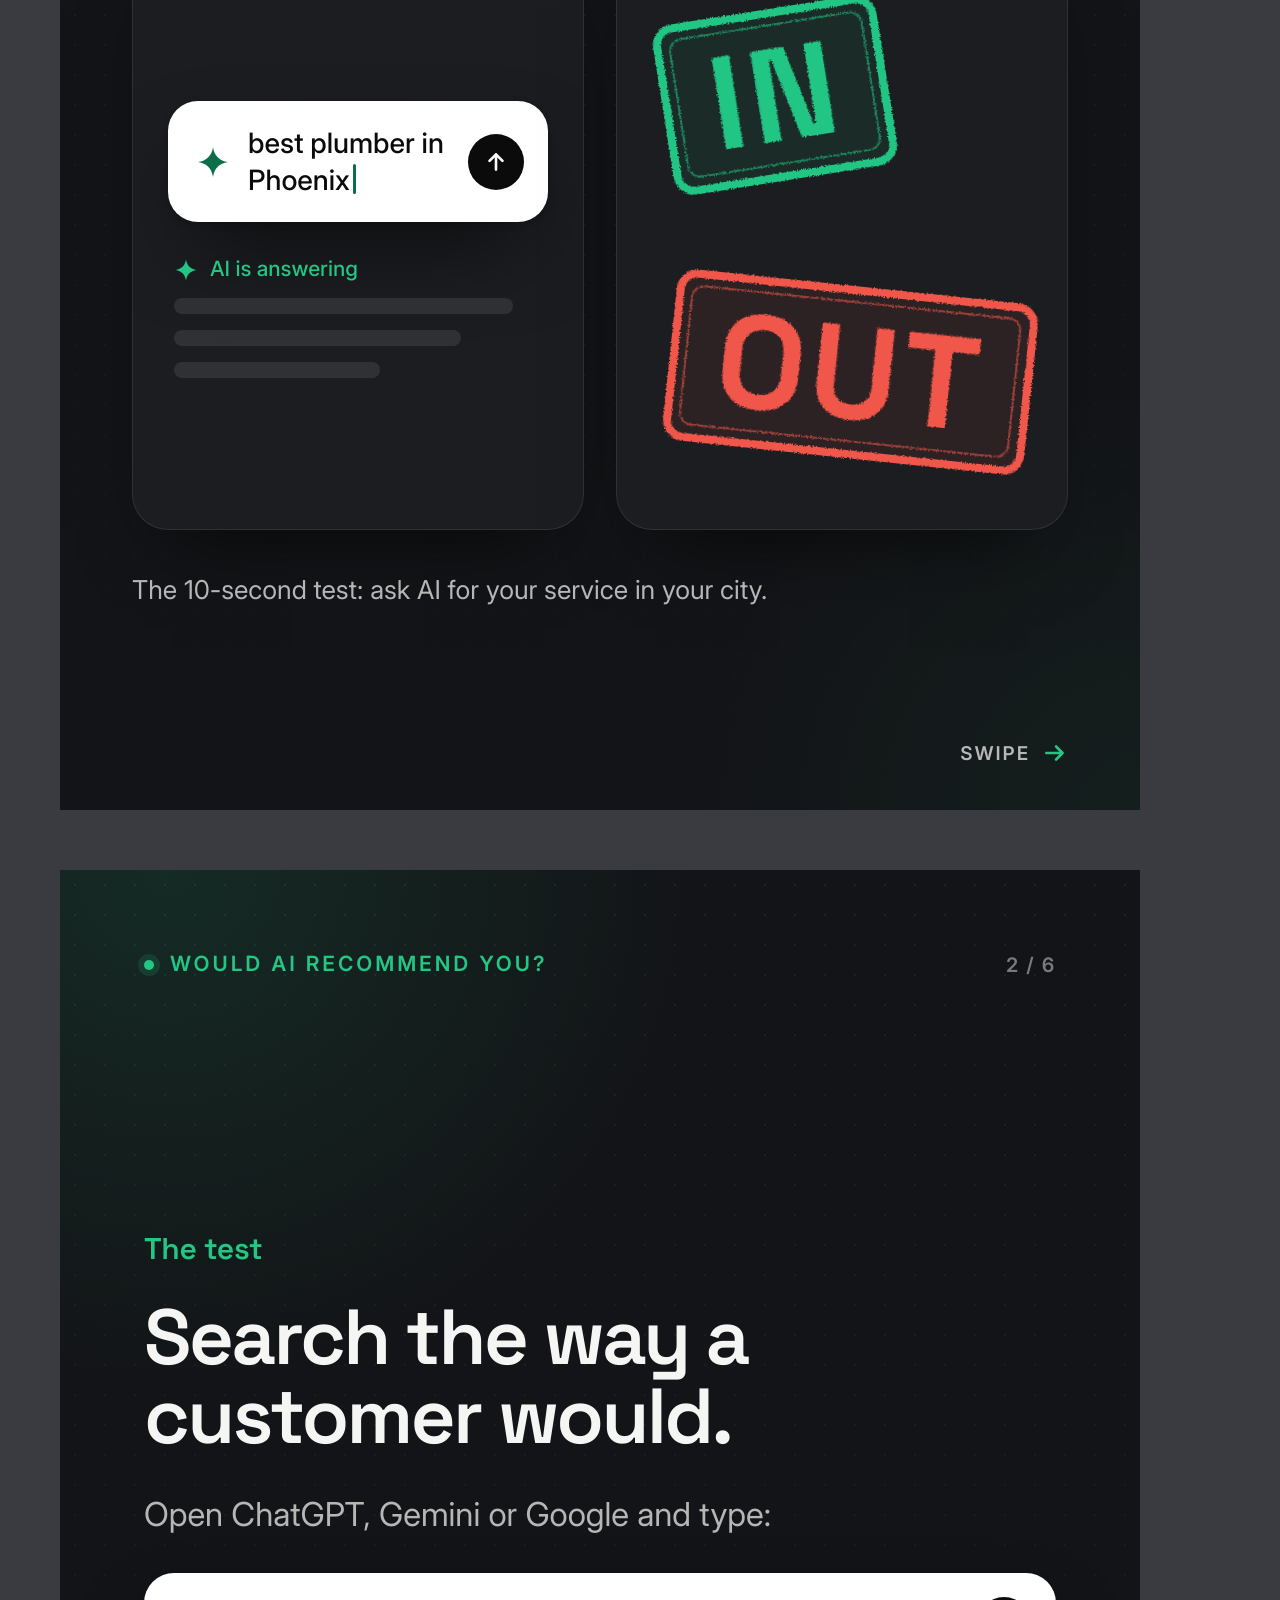
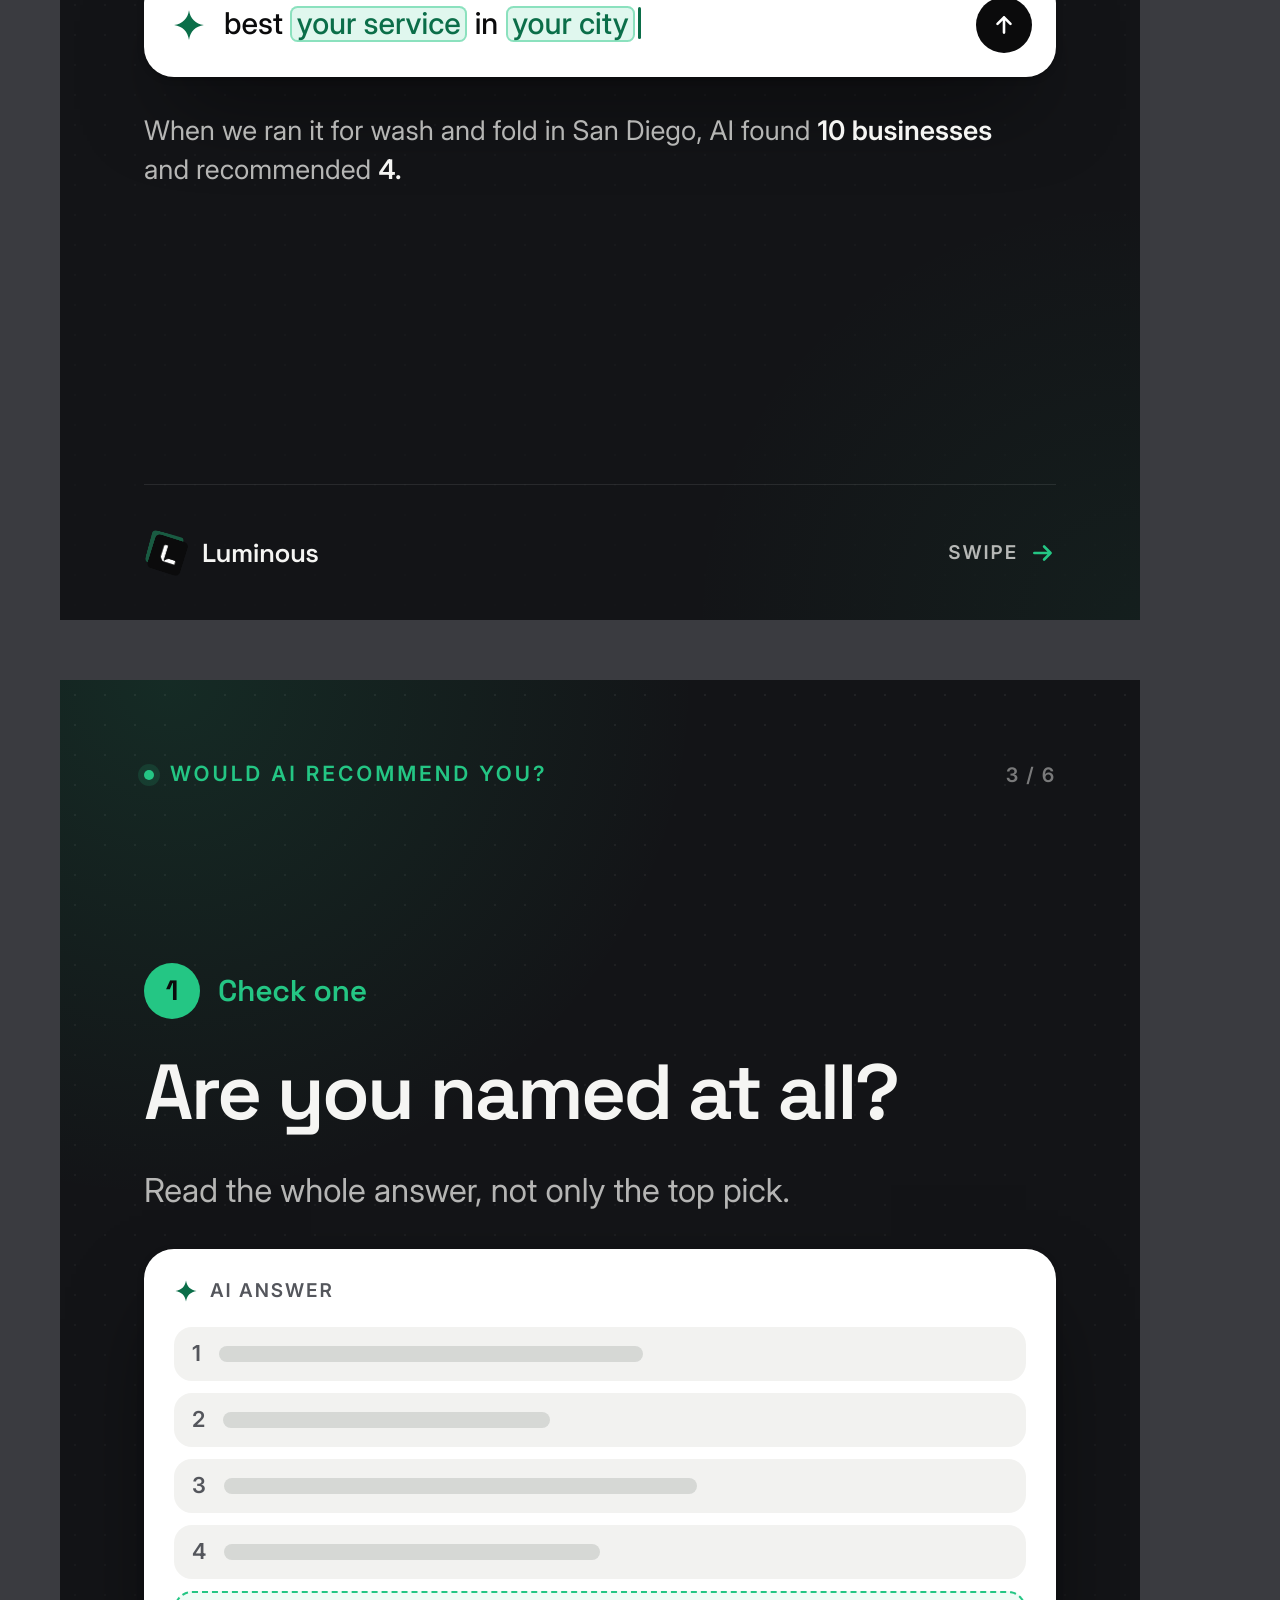
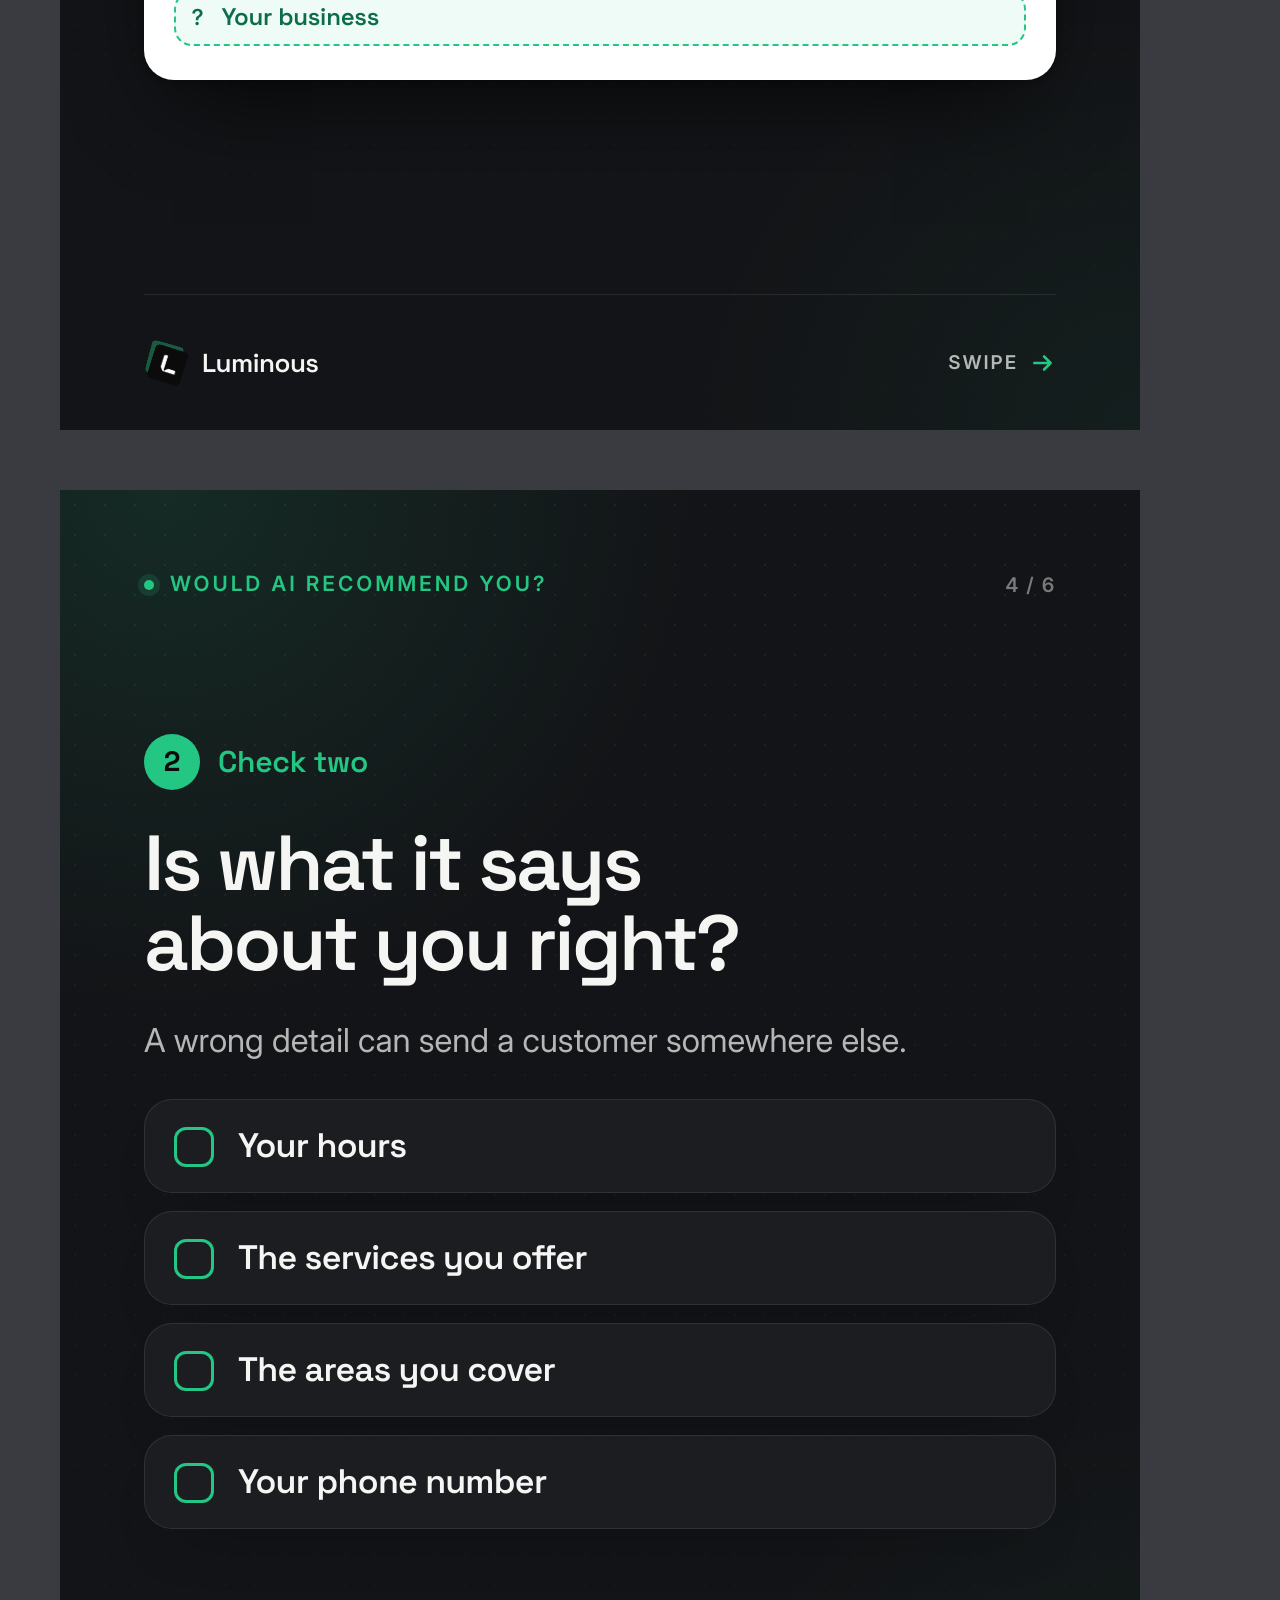
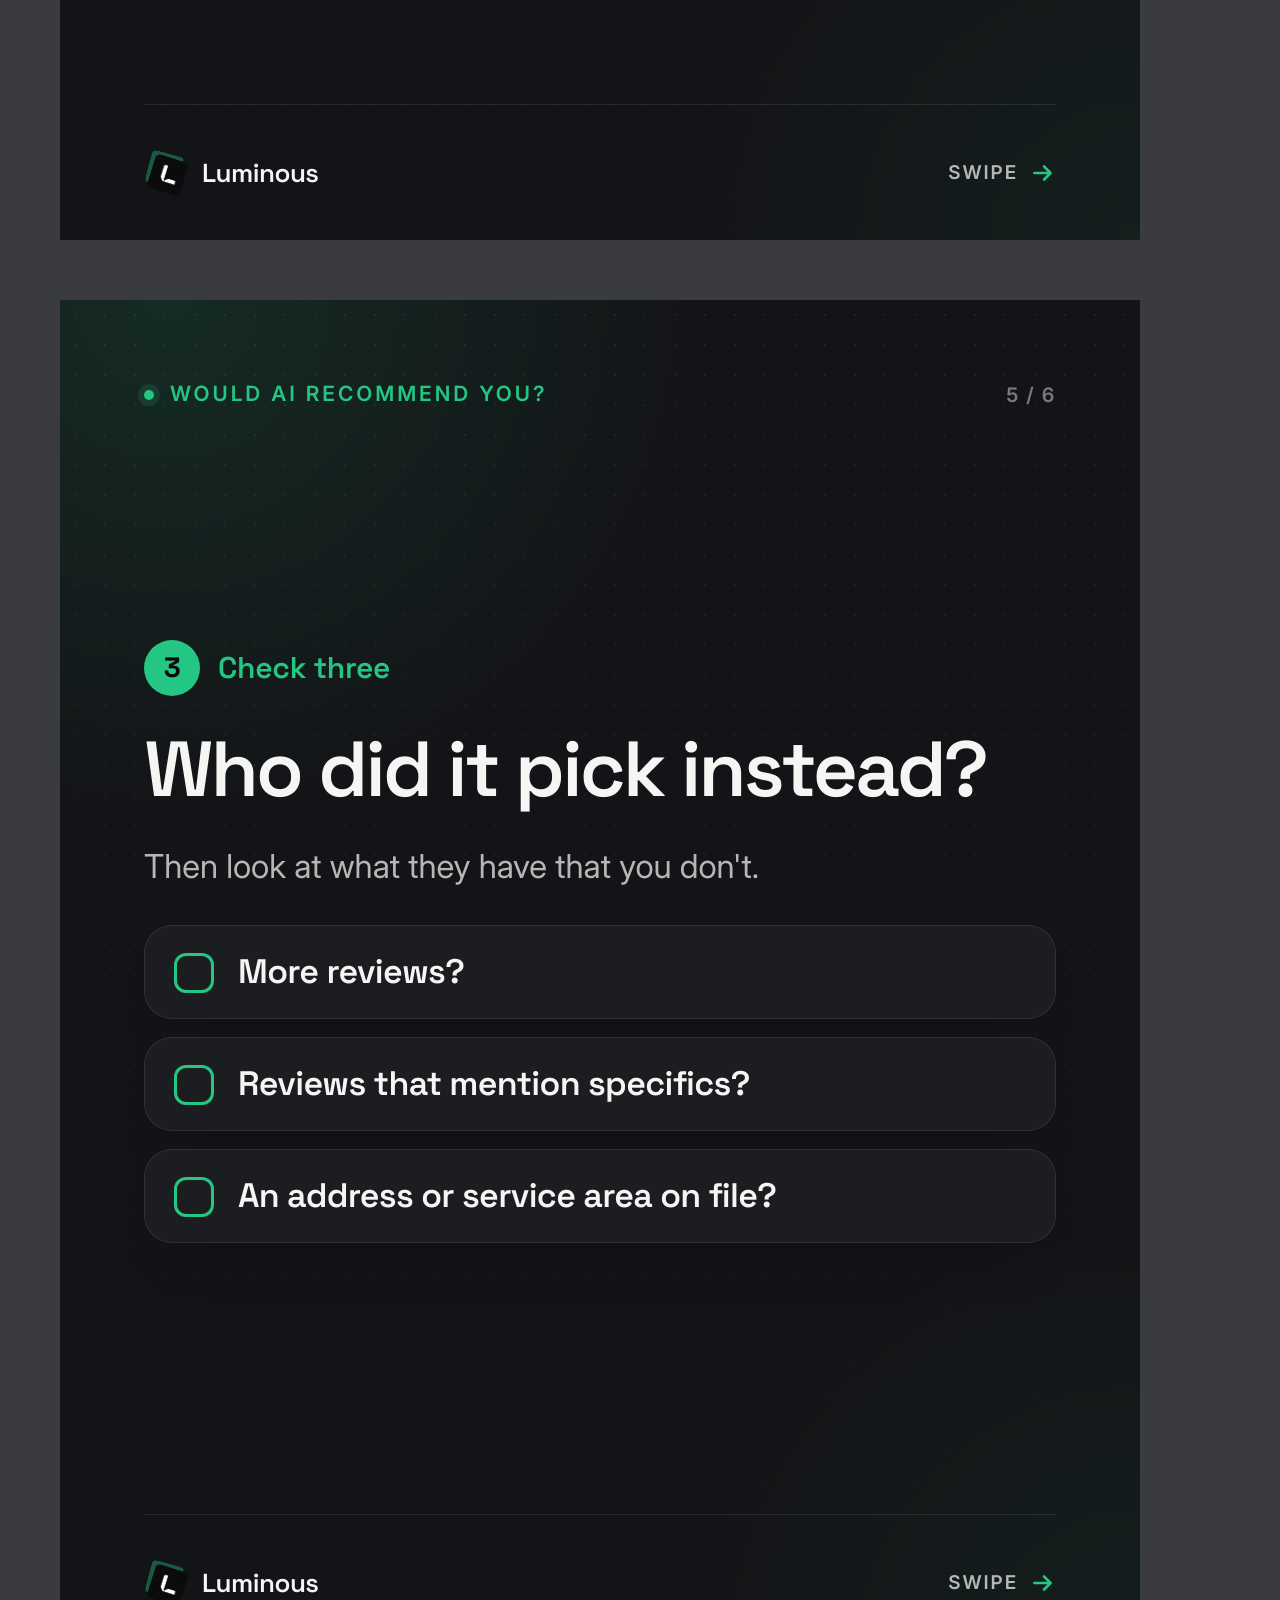
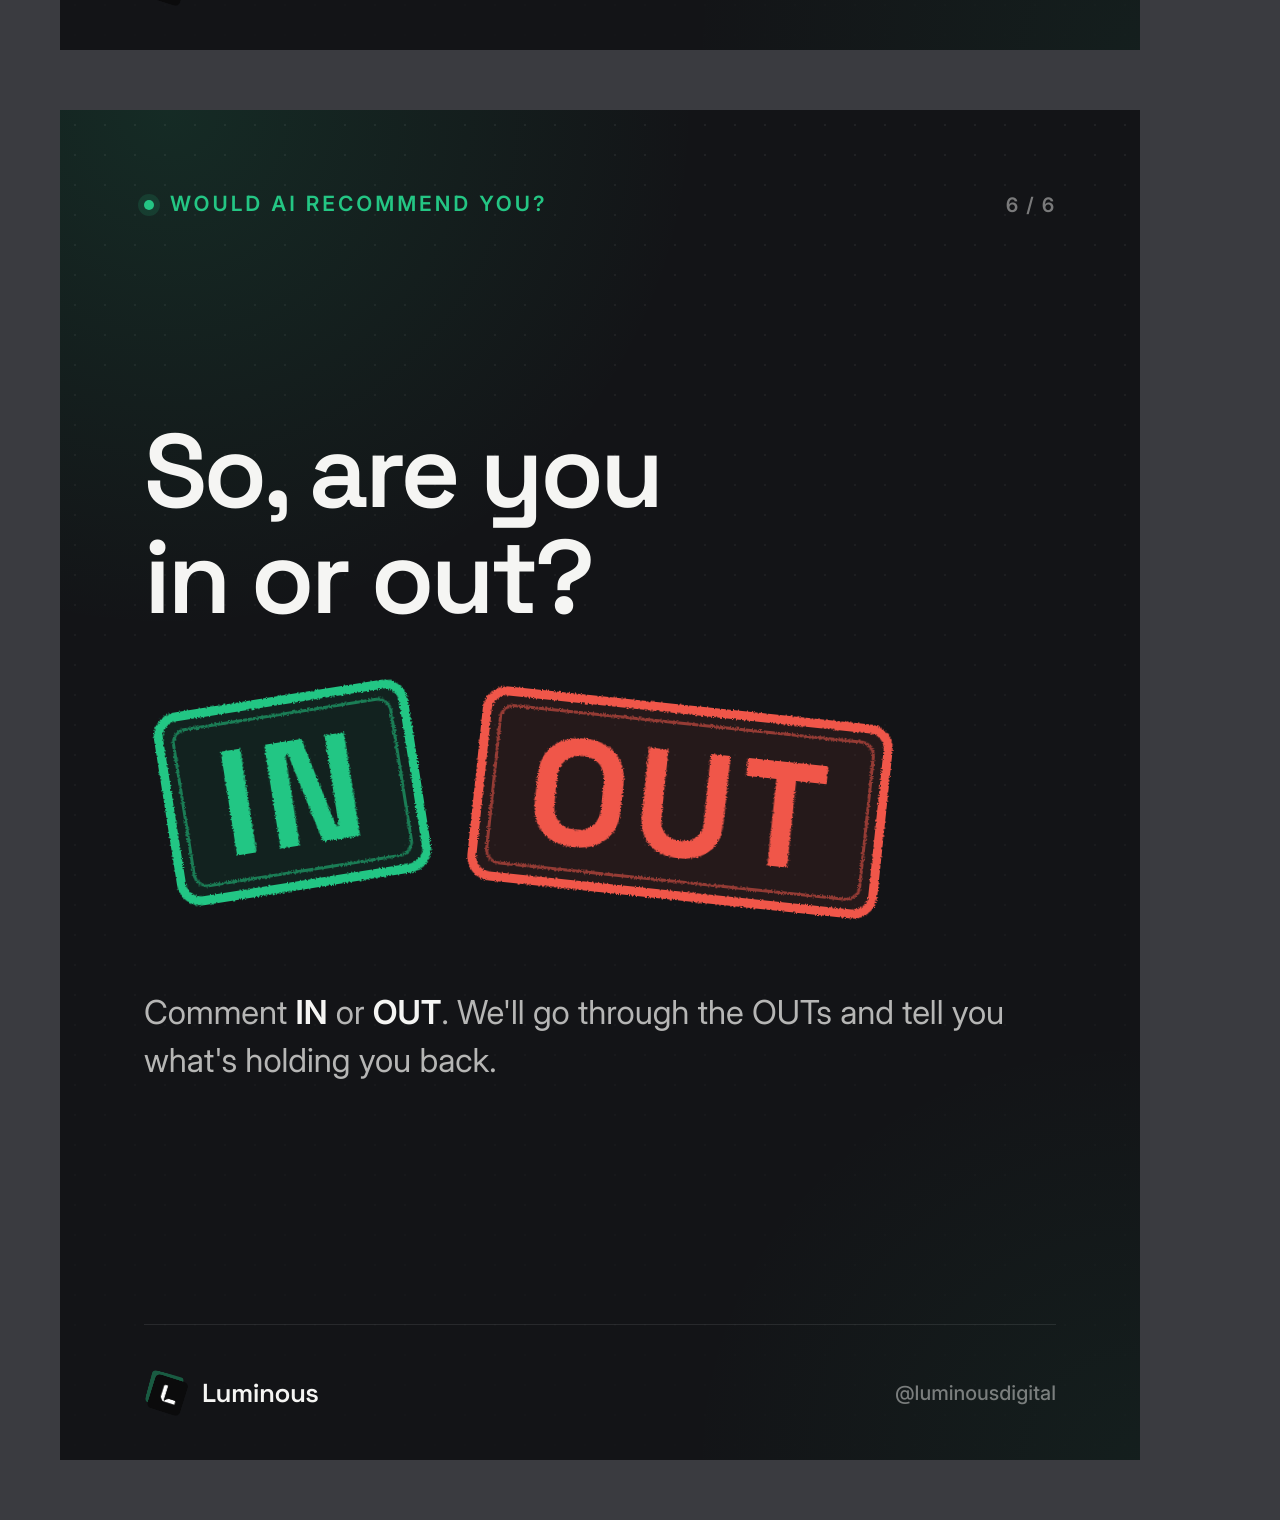
<file: images/2026-11-12-series1-10-second-test/index.html>
<!doctype html>
<html lang="en">
<head>
<meta charset="utf-8">
<title>Post 1.2 images: the 10-second test</title>
<!-- Source for every PNG in this folder. Render from the repo root:
     /Users/sam/miniconda3/bin/python images/_templates/render.py images/2026-11-12-series1-10-second-test/index.html -->
<link rel="stylesheet" href="../_templates/luminous-social.css">
<style>
  .top { position: absolute; display: flex; align-items: center; justify-content: space-between; }
  .frame > .headline, .frame > .sub, .frame > .note, .frame > .kicker, .frame > .brand, .frame > .slide__hint { position: absolute; }

  /* Two panels: what the customer types, and the verdict */
  .panel {
    position: absolute;
    display: flex;
    flex-direction: column;
    padding: 36px;
    border-radius: 36px;
    background: var(--surface);
    box-shadow: inset 0 0 0 1px var(--hair), 0 40px 80px -40px rgba(0, 0, 0, .7);
    overflow: hidden;
  }
  .panel__label { font: 600 19px/1 var(--font); letter-spacing: .12em; text-transform: uppercase; color: var(--text-3); }
  .panel__body { flex: 1; display: flex; flex-direction: column; justify-content: center; gap: 36px; }
  .thinking { display: flex; flex-direction: column; gap: 16px; padding: 0 6px; }
  .thinking__head { display: flex; align-items: center; gap: 12px; font: 500 21px/1 var(--font); color: var(--accent); }
  .thinking__head .ico { font-size: 24px; }
  .thinking i { display: block; height: 16px; border-radius: 8px; background: rgba(255, 255, 255, .09); }
  .thinking i:nth-of-type(1) { width: 92%; }
  .thinking i:nth-of-type(2) { width: 78%; }
  .thinking i:nth-of-type(3) { width: 56%; }

  .stamps { position: relative; flex: 1; }
  .stamp {
    position: absolute;
    display: inline-flex;
    align-items: center;
    justify-content: center;
    padding: .1em .3em .08em;
    border: .065em solid currentColor;
    border-radius: .16em;
    font: 700 var(--fs, 150px)/1 var(--heading);
    letter-spacing: .03em;
    filter: url(#rough);
  }
  .stamp::after { content: ""; position: absolute; inset: .055em; border: .02em solid currentColor; border-radius: .1em; opacity: .55; }
  .stamp--in  { color: var(--accent); background: rgba(36, 198, 132, .08); transform: rotate(-9deg); }
  .stamp--out { color: var(--stop);   background: rgba(240, 86, 74, .08);  transform: rotate(6deg); }

  /* Square: LinkedIn + Facebook */
  .sq .top { left: 80px; right: 80px; top: 76px; }
  .sq .headline { left: 80px; top: 150px; font-size: 124px; }
  .sq .p-search { left: 80px; top: 340px; width: 506px; height: 610px; }
  .sq .p-verdict { left: 614px; top: 340px; width: 506px; height: 610px; }
  .sq .stamp--in { left: 14px; top: 48px; }
  .sq .stamp--out { right: 0; bottom: 26px; }
  .sq .sub { left: 80px; top: 1000px; width: 1040px; }
  .sq .note { left: 80px; bottom: 56px; }

  /* X */
  .xx .top { left: 96px; right: 96px; top: 84px; }
  .xx .headline { left: 96px; top: 140px; font-size: 112px; }
  .xx .p-search { left: 96px; top: 300px; width: 690px; height: 440px; }
  .xx .p-verdict { left: 814px; top: 300px; width: 690px; height: 440px; }
  .xx .stamp { --fs: 108px; }
  .xx .stamp--in { left: 46px; top: 84px; }
  .xx .stamp--out { right: 22px; top: 98px; }
  .xx .sub { left: 96px; top: 780px; }

  /* Instagram slide 1 */
  .ig1 .top { left: 72px; right: 72px; top: 72px; }
  .ig1 .headline { left: 72px; top: 142px; font-size: 132px; }
  .ig1 .p-search { left: 72px; top: 470px; width: 452px; height: 600px; }
  .ig1 .p-verdict { left: 556px; top: 470px; width: 452px; height: 600px; }
  .ig1 .prompt { font-size: 28px; }
  .ig1 .stamp { --fs: 132px; }
  .ig1 .stamp--in { left: 10px; top: 24px; }
  .ig1 .stamp--out { right: 0; bottom: 36px; }
  .ig1 .sub { left: 72px; top: 1112px; width: 936px; }
  .ig1 .slide__hint { right: 72px; bottom: 44px; }

  /* TikTok cover: key content kept inside the 3:4 grid crop (y 240 to 1680) */
  .tt .top { left: 80px; right: 80px; top: 256px; }
  .tt .headline { left: 80px; top: 330px; font-size: 150px; }
  .tt .p-search { left: 80px; top: 690px; width: 920px; height: 380px; }
  .tt .p-verdict { left: 80px; top: 1100px; width: 920px; height: 420px; }
  .tt .prompt { font-size: 36px; }
  .tt .stamp { --fs: 136px; }
  .tt .stamp--in { left: 50px; top: 60px; }
  .tt .stamp--out { right: 50px; top: 76px; }
  .tt .sub { left: 80px; top: 1560px; width: 920px; font-size: 32px; }

  /* Slide 3: the answer list with an empty slot */
  .answer { padding: 30px 30px 34px; border-radius: 30px; background: var(--paper); color: var(--ink); box-shadow: var(--sh-float); }
  .answer__head { display: flex; align-items: center; gap: 12px; font: 600 19px/1 var(--font); letter-spacing: .1em; text-transform: uppercase; color: var(--ink-3); }
  .answer__head .ico { font-size: 24px; color: var(--accent-ink); }
  .answer ol { margin: 24px 0 0; padding: 0; list-style: none; display: flex; flex-direction: column; gap: 12px; }
  .answer li { display: flex; align-items: center; gap: 18px; padding: 16px 18px; border-radius: 18px; background: var(--paper-2); font: 600 22px/1 var(--font); color: var(--ink-3); }
  .answer li i { display: block; height: 16px; border-radius: 8px; background: #d6d8d5; }
  .answer li.you { padding: 13.5px 15.5px; background: rgba(36, 198, 132, .07); border: 2.5px dashed var(--accent); color: var(--accent-ink); }
  .answer li.you b { font: 600 24px/1 var(--heading); letter-spacing: -.01em; }

  .checklist--plain li { padding: 26px 30px; align-items: center; }
  .checklist--plain b { font-size: 34px; }

  .cta-title { font-size: 104px; }
  .cta-stamps { position: relative; height: 290px; }
  .cta-stamps .stamp { --fs: 150px; }
  .cta-stamps .stamp--in { left: 20px; top: 30px; }
  .cta-stamps .stamp--out { left: 330px; top: 40px; }
</style>
</head>
<body>

<svg width="0" height="0" style="position:absolute" aria-hidden="true">
  <defs>
    <filter id="rough" x="-5%" y="-5%" width="110%" height="110%">
      <feTurbulence type="fractalNoise" baseFrequency=".85" numOctaves="2" seed="7" result="n"/>
      <feDisplacementMap in="SourceGraphic" in2="n" scale="4" xChannelSelector="R" yChannelSelector="G"/>
    </filter>
  </defs>
  <symbol id="i-spark" viewBox="0 0 24 24"><path d="M12 1.5c.85 5.9 4.6 9.65 10.5 10.5-5.9.85-9.65 4.6-10.5 10.5C11.15 16.6 7.4 12.85 1.5 12 7.4 11.15 11.15 7.4 12 1.5z"/></symbol>
  <symbol id="i-arrow" viewBox="0 0 24 24"><path d="M4 12h15M13 6l6 6-6 6"/></symbol>
  <symbol id="i-up" viewBox="0 0 24 24"><path d="M12 19V5M6 11l6-6 6 6"/></symbol>
</svg>

<template id="tpl-search">
  <span class="panel__label">Your customer types</span>
  <div class="panel__body">
    <div class="prompt">
      <svg class="ico ico--fill prompt__spark"><use href="#i-spark"/></svg>
      <span class="prompt__text">best plumber in Phoenix<span class="prompt__caret"></span></span>
      <span class="prompt__go"><svg class="ico ico--stroke"><use href="#i-up"/></svg></span>
    </div>
    <div class="thinking">
      <span class="thinking__head"><svg class="ico ico--fill"><use href="#i-spark"/></svg>AI is answering</span>
      <i></i><i></i><i></i>
    </div>
  </div>
</template>

<template id="tpl-verdict">
  <span class="panel__label">You're either</span>
  <div class="stamps">
    <span class="stamp stamp--in">IN</span>
    <span class="stamp stamp--out">OUT</span>
  </div>
</template>

<!-- ── LinkedIn + Facebook, 1200 x 1200 ─────────────────────────────── -->
<section class="frame frame--square sq" data-out="linkedin-facebook-1200x1200">
  <div class="top">
    <span class="kicker">Would AI recommend you?</span>
    <div class="brand"><img src="../_templates/luminous-logo.svg" alt=""><span class="brand__word">Luminous</span></div>
  </div>
  <h1 class="headline">Did AI pick <em>you?</em></h1>
  <div class="panel p-search" data-use="tpl-search"></div>
  <div class="panel p-verdict" data-use="tpl-verdict"></div>
  <p class="sub">Ask any AI assistant for your service in your city. Then reply <strong>IN</strong> or <strong>OUT</strong>.</p>
</section>

<!-- ── X, 1600 x 900 ────────────────────────────────────────────────── -->
<section class="frame frame--x xx" data-out="x-1600x900">
  <div class="top">
    <span class="kicker">Would AI recommend you?</span>
    <div class="brand"><img src="../_templates/luminous-logo.svg" alt=""><span class="brand__word">Luminous</span><span class="brand__handle">@luminousdigital</span></div>
  </div>
  <h1 class="headline">Did AI pick <em>you?</em></h1>
  <div class="panel p-search" data-use="tpl-search"></div>
  <div class="panel p-verdict" data-use="tpl-verdict"></div>
  <p class="sub">Ask any AI assistant for your service in your city. Then reply <strong>IN</strong> or <strong>OUT</strong>.</p>
</section>

<!-- ── TikTok cover, 1080 x 1920 ────────────────────────────────────── -->
<section class="frame frame--tiktok tt" data-out="tiktok-cover-1080x1920">
  <div class="top">
    <span class="kicker">Would AI recommend you?</span>
    <div class="brand"><img src="../_templates/luminous-logo.svg" alt=""><span class="brand__word">Luminous</span></div>
  </div>
  <h1 class="headline">Did AI<br>pick <em>you?</em></h1>
  <div class="panel p-search" data-use="tpl-search"></div>
  <div class="panel p-verdict" data-use="tpl-verdict"></div>
  <p class="sub">The 10-second test: ask AI for your service in your city.</p>
</section>

<!-- ── Instagram carousel, 1080 x 1350 each ─────────────────────────── -->
<section class="frame frame--ig ig1" data-out="instagram-slide-01-1080x1350">
  <div class="top">
    <span class="kicker">Would AI recommend you?</span>
    <div class="brand"><img src="../_templates/luminous-logo.svg" alt=""><span class="brand__word">Luminous</span></div>
  </div>
  <h1 class="headline">Did AI<br>pick <em>you?</em></h1>
  <div class="panel p-search" data-use="tpl-search"></div>
  <div class="panel p-verdict" data-use="tpl-verdict"></div>
  <p class="sub">The 10-second test: ask AI for your service in your city.</p>
  <span class="slide__hint">Swipe <svg class="ico ico--stroke"><use href="#i-arrow"/></svg></span>
</section>

<section class="frame frame--ig slide" data-out="instagram-slide-02-1080x1350">
  <header class="slide__top"><span class="kicker">Would AI recommend you?</span><span class="slide__count">2 / 6</span></header>
  <div class="slide__body">
    <div class="slide__eyebrow">The test</div>
    <h2 class="headline slide__title">Search the way a customer would.</h2>
    <p class="slide__text">Open ChatGPT, Gemini or Google and type:</p>
    <div class="prompt">
      <svg class="ico ico--fill prompt__spark"><use href="#i-spark"/></svg>
      <span class="prompt__text">best <span class="token">your service</span> in <span class="token">your city</span><span class="prompt__caret"></span></span>
      <span class="prompt__go"><svg class="ico ico--stroke"><use href="#i-up"/></svg></span>
    </div>
    <p class="slide__text" style="font-size:27px">When we ran it for wash and fold in San Diego, AI found <strong>10 businesses</strong> and recommended <strong>4.</strong></p>
  </div>
  <footer class="slide__foot">
    <div class="brand"><img src="../_templates/luminous-logo.svg" alt=""><span class="brand__word">Luminous</span></div>
    <span class="slide__hint">Swipe <svg class="ico ico--stroke"><use href="#i-arrow"/></svg></span>
  </footer>
</section>

<section class="frame frame--ig slide" data-out="instagram-slide-03-1080x1350">
  <header class="slide__top"><span class="kicker">Would AI recommend you?</span><span class="slide__count">3 / 6</span></header>
  <div class="slide__body">
    <div class="slide__eyebrow"><span class="num">1</span>Check one</div>
    <h2 class="headline slide__title">Are you named at all?</h2>
    <p class="slide__text">Read the whole answer, not only the top pick.</p>
    <div class="answer">
      <div class="answer__head"><svg class="ico ico--fill"><use href="#i-spark"/></svg>AI answer</div>
      <ol>
        <li>1<i style="width:52%"></i></li>
        <li>2<i style="width:40%"></i></li>
        <li>3<i style="width:58%"></i></li>
        <li>4<i style="width:46%"></i></li>
        <li class="you">?<b>Your business</b></li>
      </ol>
    </div>
  </div>
  <footer class="slide__foot">
    <div class="brand"><img src="../_templates/luminous-logo.svg" alt=""><span class="brand__word">Luminous</span></div>
    <span class="slide__hint">Swipe <svg class="ico ico--stroke"><use href="#i-arrow"/></svg></span>
  </footer>
</section>

<section class="frame frame--ig slide" data-out="instagram-slide-04-1080x1350">
  <header class="slide__top"><span class="kicker">Would AI recommend you?</span><span class="slide__count">4 / 6</span></header>
  <div class="slide__body">
    <div class="slide__eyebrow"><span class="num">2</span>Check two</div>
    <h2 class="headline slide__title">Is what it says about you right?</h2>
    <p class="slide__text">A wrong detail can send a customer somewhere else.</p>
    <ul class="checklist checklist--plain">
      <li><span class="box"></span><div><b>Your hours</b></div></li>
      <li><span class="box"></span><div><b>The services you offer</b></div></li>
      <li><span class="box"></span><div><b>The areas you cover</b></div></li>
      <li><span class="box"></span><div><b>Your phone number</b></div></li>
    </ul>
  </div>
  <footer class="slide__foot">
    <div class="brand"><img src="../_templates/luminous-logo.svg" alt=""><span class="brand__word">Luminous</span></div>
    <span class="slide__hint">Swipe <svg class="ico ico--stroke"><use href="#i-arrow"/></svg></span>
  </footer>
</section>

<section class="frame frame--ig slide" data-out="instagram-slide-05-1080x1350">
  <header class="slide__top"><span class="kicker">Would AI recommend you?</span><span class="slide__count">5 / 6</span></header>
  <div class="slide__body">
    <div class="slide__eyebrow"><span class="num">3</span>Check three</div>
    <h2 class="headline slide__title">Who did it pick instead?</h2>
    <p class="slide__text">Then look at what they have that you don't.</p>
    <ul class="checklist checklist--plain">
      <li><span class="box"></span><div><b>More reviews?</b></div></li>
      <li><span class="box"></span><div><b>Reviews that mention specifics?</b></div></li>
      <li><span class="box"></span><div><b>An address or service area on file?</b></div></li>
    </ul>
  </div>
  <footer class="slide__foot">
    <div class="brand"><img src="../_templates/luminous-logo.svg" alt=""><span class="brand__word">Luminous</span></div>
    <span class="slide__hint">Swipe <svg class="ico ico--stroke"><use href="#i-arrow"/></svg></span>
  </footer>
</section>

<section class="frame frame--ig slide" data-out="instagram-slide-06-1080x1350">
  <header class="slide__top"><span class="kicker">Would AI recommend you?</span><span class="slide__count">6 / 6</span></header>
  <div class="slide__body">
    <h2 class="headline slide__title cta-title">So, are you in or out?</h2>
    <div class="cta-stamps">
      <span class="stamp stamp--in">IN</span>
      <span class="stamp stamp--out">OUT</span>
    </div>
    <p class="slide__text">Comment <strong>IN</strong> or <strong>OUT</strong>. We'll go through the OUTs and tell you what's holding you back.</p>
  </div>
  <footer class="slide__foot">
    <div class="brand"><img src="../_templates/luminous-logo.svg" alt=""><span class="brand__word">Luminous</span></div>
    <span class="brand__handle">@luminousdigital</span>
  </footer>
</section>

<script src="../_templates/frames.js"></script>
</body>
</html>
</file>
<file: images/_templates/luminous-social.css>
/* Luminous social image templates: tokens, frame sizes and shared components.
   Brand tokens come from luminousdigitalvisions.com/assets/css/main.css.
   Fonts are the site's own files, copied into ./fonts so renders never depend
   on the network or on what is installed on the machine doing the export. */

@font-face {
  font-family: "Inter";
  src: url("fonts/Inter-Variable-latin.woff2") format("woff2");
  font-weight: 100 900;
  font-style: normal;
}
@font-face {
  font-family: "Space Grotesk";
  src: url("fonts/SpaceGrotesk-Variable.woff2") format("woff2");
  font-weight: 300 700;
  font-style: normal;
}

:root {
  /* Site tokens */
  --ink: #0b0b0c;
  --ink-2: #3d3e43;
  --ink-3: #54565c;
  --paper: #ffffff;
  --paper-2: #f2f2f0;
  --paper-3: #e9e9e6;
  --line: #e2e2de;
  --accent: #24c684;
  --accent-ink: #0b6e49;
  --accent-dim: rgba(36, 198, 132, .14);
  --amber: #d9971f;

  /* Social dark surface. Lifted off --ink so the logo's dark tile stays visible. */
  --bg: #131417;
  --surface: #1c1d21;
  --surface-2: #26272c;
  --text: #f5f5f3;
  --text-2: rgba(245, 245, 243, .72);
  --text-3: rgba(245, 245, 243, .46);
  --hair: rgba(255, 255, 255, .09);
  --stop: #f0564a; /* used only for negative states such as the OUT stamp */

  --font: "Inter", -apple-system, "Helvetica Neue", Arial, sans-serif;
  --heading: "Space Grotesk", "Inter", -apple-system, sans-serif;
  --sh-float: 0 2px 6px rgba(0, 0, 0, .25), 0 40px 90px -30px rgba(0, 0, 0, .75);
}

* { box-sizing: border-box; }
html, body { margin: 0; }

/* Opened in a browser, the source is a contact sheet of every frame. */
body {
  background: #3a3b40;
  padding: 60px;
  display: flex;
  flex-direction: column;
  align-items: flex-start;
  gap: 60px;
  font-family: var(--font);
  -webkit-font-smoothing: antialiased;
  text-rendering: geometricPrecision;
}

/* ── Frames, one per exported PNG ─────────────────────────────────────── */
.frame {
  position: relative;
  flex: none;
  overflow: hidden;
  isolation: isolate;
  background: var(--bg);
  color: var(--text);
}
.frame--square { width: 1200px; height: 1200px; }  /* LinkedIn + Facebook */
.frame--x      { width: 1600px; height: 900px;  }  /* X */
.frame--ig     { width: 1080px; height: 1350px; }  /* Instagram carousel slide */
.frame--tiktok { width: 1080px; height: 1920px; }  /* TikTok cover */

.frame::before {
  content: "";
  position: absolute;
  inset: 0;
  z-index: -2;
  background:
    radial-gradient(70% 55% at 10% 0%, rgba(36, 198, 132, .13), transparent 70%),
    radial-gradient(60% 45% at 100% 100%, rgba(36, 198, 132, .06), transparent 70%);
}
.frame::after {
  content: "";
  position: absolute;
  inset: 0;
  z-index: -1;
  background-image: radial-gradient(rgba(255, 255, 255, .06) 1px, transparent 1.3px);
  background-size: 30px 30px;
  -webkit-mask-image: linear-gradient(180deg, #000, rgba(0, 0, 0, .15));
  mask-image: linear-gradient(180deg, #000, rgba(0, 0, 0, .15));
}

/* ── Type ─────────────────────────────────────────────────────────────── */
.kicker {
  display: inline-flex;
  align-items: center;
  gap: 16px;
  font: 600 21px/1 var(--font);
  letter-spacing: .14em;
  text-transform: uppercase;
  color: var(--accent);
}
.kicker::before {
  content: "";
  width: 10px;
  height: 10px;
  border-radius: 50%;
  background: var(--accent);
  box-shadow: 0 0 0 6px var(--accent-dim);
}
.headline {
  margin: 0;
  font-family: var(--heading);
  font-weight: 600;
  line-height: 1.02;
  letter-spacing: -.035em;
  color: var(--text);
  text-wrap: balance;
}
.headline em { font-style: normal; color: var(--accent); }
.sub { margin: 0; font: 400 26px/1.45 var(--font); color: var(--text-2); text-wrap: pretty; }
.sub strong { font-weight: 600; color: var(--text); }
.note { margin: 0; font: 400 17px/1.4 var(--font); color: var(--text-3); }

/* ── Brand ────────────────────────────────────────────────────────────── */
.brand { display: flex; align-items: center; gap: 14px; }
.brand img { display: block; width: 44px; height: auto; }
.brand__word { font: 600 26px/1 var(--heading); letter-spacing: -.02em; color: var(--text); }
.brand__handle { font: 500 20px/1 var(--font); color: var(--text-3); }

/* ── Icons (symbols live in each page's sprite) ───────────────────────── */
.ico { display: block; width: 1em; height: 1em; flex: none; }
.ico--stroke { fill: none; stroke: currentColor; stroke-width: 2.4; stroke-linecap: round; stroke-linejoin: round; }
.ico--fill { fill: currentColor; }

.num {
  display: grid;
  place-items: center;
  flex: none;
  width: 56px;
  height: 56px;
  border-radius: 50%;
  background: var(--accent);
  color: var(--ink);
  font: 700 28px/1 var(--heading);
}

/* ── Instagram carousel slide (1080 x 1350) ───────────────────────────── */
.slide { display: flex; flex-direction: column; padding: 84px 84px 0; }
.slide__top { display: flex; align-items: center; justify-content: space-between; }
.slide__count { font: 600 20px/1 var(--font); letter-spacing: .08em; color: var(--text-3); }
.slide__body {
  flex: 1;
  display: flex;
  flex-direction: column;
  justify-content: center;
  gap: 34px;
  padding-bottom: 36px;
}
.slide__eyebrow {
  display: flex;
  align-items: center;
  gap: 18px;
  font: 600 30px/1 var(--heading);
  letter-spacing: -.01em;
  color: var(--accent);
}
.slide__title { font-size: 78px; }
.slide__text { margin: 0; max-width: 880px; font: 400 33px/1.45 var(--font); color: var(--text-2); text-wrap: pretty; }
.slide__text strong { font-weight: 600; color: var(--text); }
.slide__foot {
  flex: none;
  height: 136px;
  display: flex;
  align-items: center;
  justify-content: space-between;
  border-top: 1px solid var(--hair);
}
.slide__hint {
  display: flex;
  align-items: center;
  gap: 12px;
  font: 600 19px/1 var(--font);
  letter-spacing: .1em;
  text-transform: uppercase;
  color: var(--text-2);
}
.slide__hint .ico { font-size: 26px; color: var(--accent); }

/* ── Checklist ────────────────────────────────────────────────────────── */
.checklist { display: flex; flex-direction: column; gap: 18px; margin: 0; padding: 0; list-style: none; }
.checklist li {
  display: flex;
  align-items: flex-start;
  gap: 24px;
  padding: 28px 30px;
  border-radius: 28px;
  background: var(--surface);
  box-shadow: inset 0 0 0 1px var(--hair), 0 30px 60px -40px rgba(0, 0, 0, .8);
}
.checklist .box {
  flex: none;
  width: 40px;
  height: 40px;
  margin-top: 2px;
  border-radius: 12px;
  box-shadow: inset 0 0 0 3px var(--accent);
}
.checklist .num { width: 48px; height: 48px; font-size: 24px; }
.checklist b { display: block; font: 600 32px/1.2 var(--heading); letter-spacing: -.02em; color: var(--text); text-wrap: balance; }
.checklist p { margin: 8px 0 0; font: 400 25px/1.4 var(--font); color: var(--text-2); }

/* ── AI prompt box (the query a customer types) ───────────────────────── */
.prompt {
  display: flex;
  align-items: center;
  gap: 18px;
  padding: 24px 24px 24px 28px;
  border-radius: 30px;
  background: var(--paper);
  color: var(--ink);
  box-shadow: var(--sh-float);
  font: 500 30px/1.3 var(--font);
}
.prompt__spark { font-size: 34px; color: var(--accent-ink); }
.prompt__text { flex: 1; min-width: 0; }
.prompt__caret {
  display: inline-block;
  width: 3px;
  height: 1.05em;
  margin-left: 3px;
  vertical-align: -.15em;
  border-radius: 2px;
  background: var(--accent-ink);
}
.prompt__go {
  display: grid;
  place-items: center;
  flex: none;
  width: 56px;
  height: 56px;
  border-radius: 50%;
  background: var(--ink);
  color: var(--paper);
  font-size: 26px;
}
.token {
  padding: 0 .22em;
  border-radius: .25em;
  background: var(--accent-dim);
  color: var(--accent-ink);
  box-shadow: inset 0 0 0 2px rgba(36, 198, 132, .45);
}

/* ── Annotated AI answer on a phone (Series 1 cover format) ───────────── */
/* Design box is 800 x 900: phone on the left, callouts on the right.
   Place it with .ann-slot and scale it with --k. frames.js positions the
   callouts against their anchors and draws the leader lines. */
.ann-slot { position: absolute; width: 800px; height: 900px; transform: scale(var(--k, 1)); transform-origin: 0 0; }
.ann { position: relative; width: 800px; height: 900px; }
.phone {
  position: absolute;
  left: 0;
  top: 0;
  width: 440px;
  height: 900px;
  padding: 12px;
  border-radius: 64px;
  background: #0c0d0f;
  box-shadow:
    inset 0 0 0 1.5px rgba(255, 255, 255, .16),
    0 0 0 1px rgba(0, 0, 0, .6),
    0 50px 110px -30px rgba(0, 0, 0, .85),
    0 0 140px -30px rgba(36, 198, 132, .22);
}
.screen {
  position: relative;
  height: 100%;
  overflow: hidden;
  padding: 0 20px;
  border-radius: 52px;
  background: #fbfbfa;
  color: var(--ink);
  font-family: var(--font);
}
.island { position: absolute; top: 12px; left: 50%; width: 110px; height: 32px; margin-left: -55px; border-radius: 20px; background: #0c0d0f; }
.sb { display: flex; align-items: center; justify-content: space-between; height: 56px; padding: 6px 16px 0; font: 600 16px/1 var(--font); }
.sb__icons { display: flex; align-items: flex-end; gap: 3px; }
.sb__icons i { display: block; width: 4px; border-radius: 1px; background: var(--ink); }
.sb__icons i:nth-child(1) { height: 6px; }
.sb__icons i:nth-child(2) { height: 9px; }
.sb__icons i:nth-child(3) { height: 12px; }
.sb__icons b { display: block; width: 24px; height: 12px; margin-left: 6px; border-radius: 3px; box-shadow: inset 0 0 0 1.5px var(--ink); position: relative; }
.sb__icons b::after { content: ""; position: absolute; inset: 2.5px 6px 2.5px 2.5px; border-radius: 1.5px; background: var(--ink); }
.app { display: flex; align-items: center; gap: 10px; padding: 8px 4px 14px; border-bottom: 1px solid var(--line); font: 600 16px/1 var(--font); color: var(--ink-2); }
.app .ico { font-size: 20px; color: var(--accent-ink); }
.bubble {
  width: fit-content;
  max-width: 300px;
  margin: 16px 0 0 auto;
  padding: 12px 18px;
  border-radius: 22px 22px 6px 22px;
  background: var(--paper-3);
  font: 500 16px/1.35 var(--font);
}
.reply { display: flex; gap: 10px; margin-top: 16px; font: 400 15.5px/1.45 var(--font); color: var(--ink-2); }
.reply .ico { font-size: 20px; margin-top: 1px; color: var(--accent-ink); }
.reply p { margin: 0; }
.res {
  display: flex;
  align-items: center;
  gap: 12px;
  margin-top: 10px;
  padding: 12px;
  border-radius: 18px;
  background: #fff;
  box-shadow: 0 1px 2px rgba(11, 11, 12, .06), 0 6px 18px -10px rgba(11, 11, 12, .2);
}
.res--hl { box-shadow: 0 0 0 2px var(--accent), 0 10px 24px -12px rgba(11, 110, 73, .45); }
.res__thumb { flex: none; width: 50px; height: 50px; border-radius: 12px; background: linear-gradient(135deg, #e1e4e1, #cdd4cf); }
.res__main { flex: 1; min-width: 0; display: flex; flex-direction: column; gap: 8px; }
.redact { height: 13px; border-radius: 7px; background: #d6d8d5; }
.res__meta { display: flex; align-items: center; gap: 6px; font: 600 15px/1 var(--font); }
.res__meta small { font: 500 14px/1 var(--font); color: var(--ink-3); }
.stars { display: flex; gap: 1px; font-size: 14px; color: var(--amber); }
.res__desc { margin: 0; font: 400 14.5px/1.4 var(--font); color: var(--ink-2); }
.chip { flex: none; padding: 7px 10px; border-radius: 999px; background: var(--accent-dim); color: var(--accent-ink); font: 600 12.5px/1 var(--font); }
.res--more { justify-content: center; margin-top: 4px; padding: 8px; background: transparent; box-shadow: none; font: 500 14px/1 var(--font); color: var(--ink-3); }
.res--dim { background: var(--paper-2); box-shadow: none; opacity: .6; }
.screen__label { display: block; margin-top: 14px; font: 600 11.5px/1 var(--font); letter-spacing: .12em; text-transform: uppercase; color: var(--ink-3); }
.screen::after { content: ""; position: absolute; left: 50%; bottom: 9px; width: 136px; height: 5px; margin-left: -68px; border-radius: 3px; background: var(--ink); opacity: .85; }
.mapbox { position: relative; overflow: hidden; margin-top: 12px; height: 207px; border-radius: 18px; }
.mapbox svg { display: block; width: 100%; height: 100%; }

.leaders { position: absolute; inset: 0; width: 100%; height: 100%; overflow: visible; pointer-events: none; }
.leaders path { fill: none; stroke: var(--accent); stroke-width: 2.5; stroke-linejoin: round; }
.leaders circle { fill: var(--accent); stroke: rgba(36, 198, 132, .35); stroke-width: 10; paint-order: stroke; }
.callout {
  position: absolute;
  left: 494px;
  width: 306px;
  display: flex;
  align-items: flex-start;
  gap: 16px;
  padding: 18px 20px 20px;
  border-radius: 22px;
  background: rgba(30, 31, 36, .96);
  box-shadow: inset 0 0 0 1px var(--hair), 0 24px 50px -24px rgba(0, 0, 0, .8);
}
.callout .num { width: 40px; height: 40px; font-size: 21px; }
.callout b { display: block; font: 600 26px/1.1 var(--heading); letter-spacing: -.02em; color: var(--text); }
.callout p { margin: 7px 0 0; font: 400 17px/1.4 var(--font); color: var(--text-2); }
</file>
